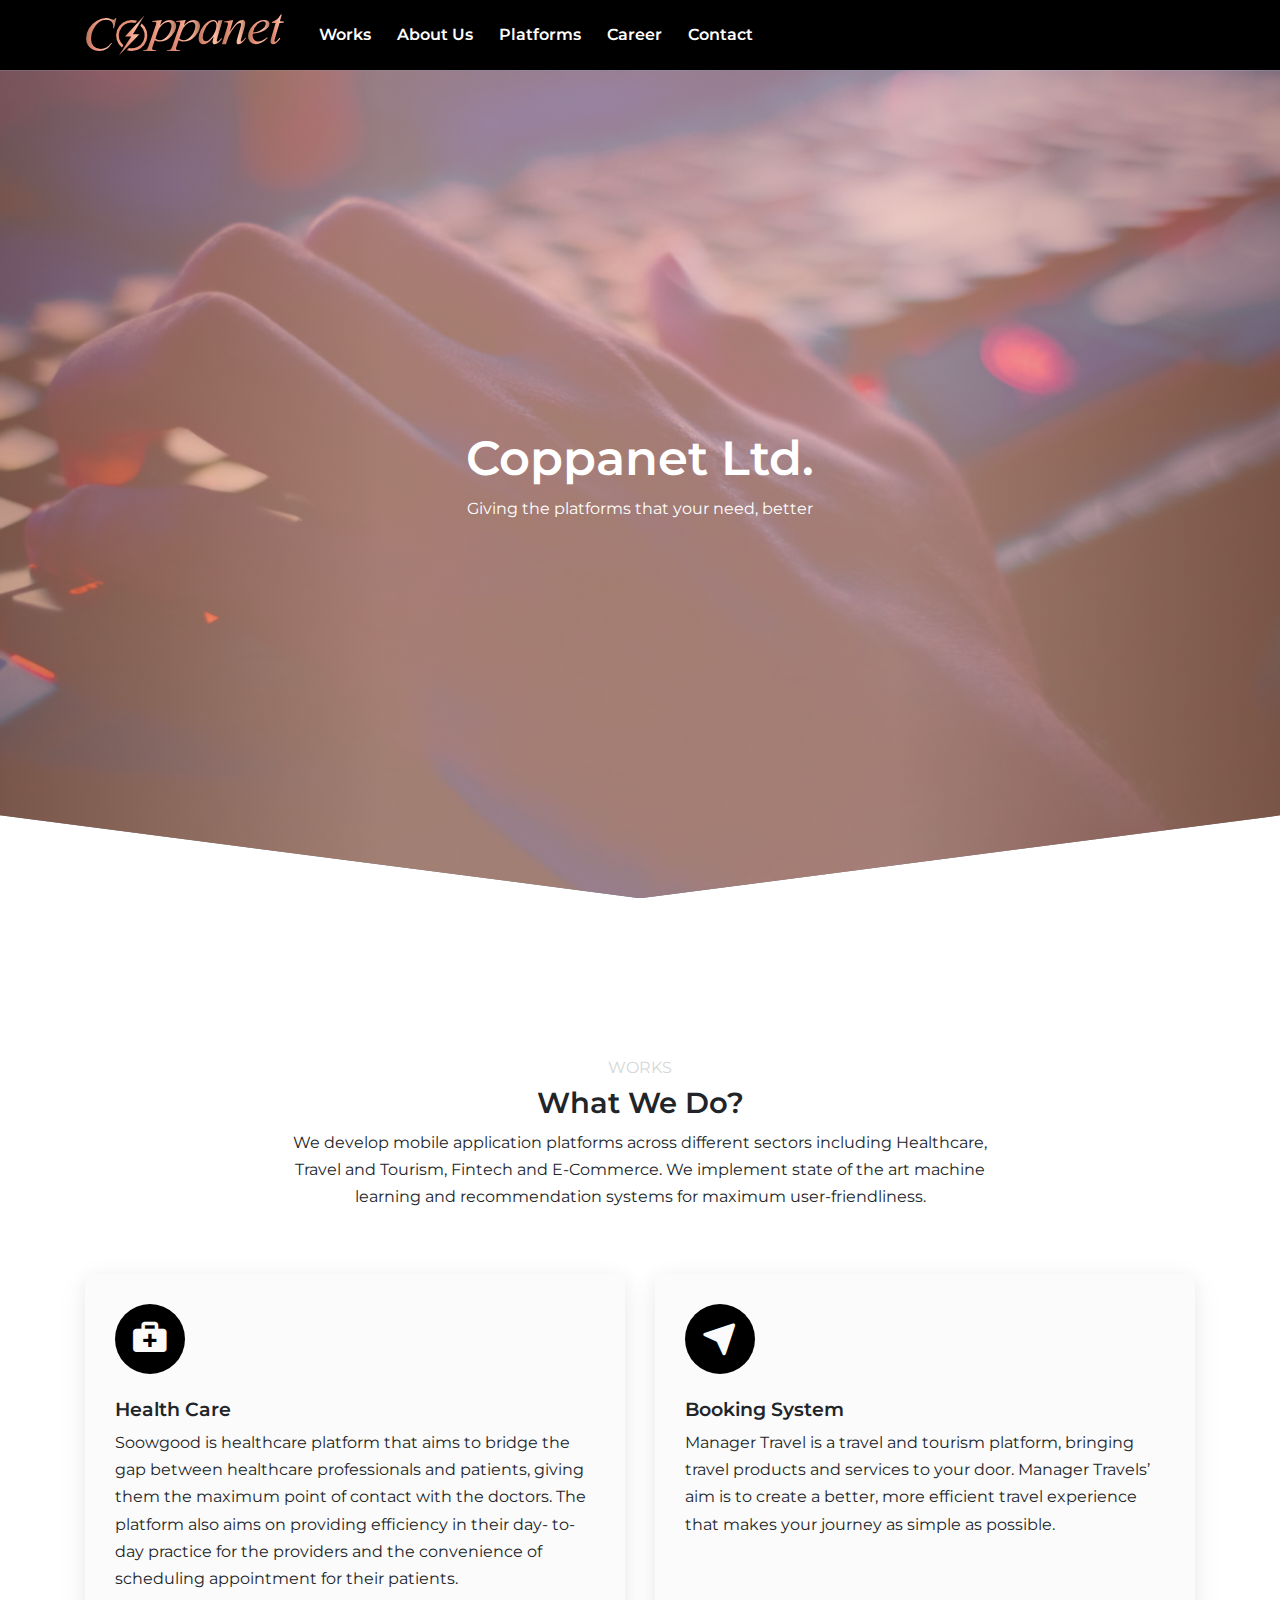
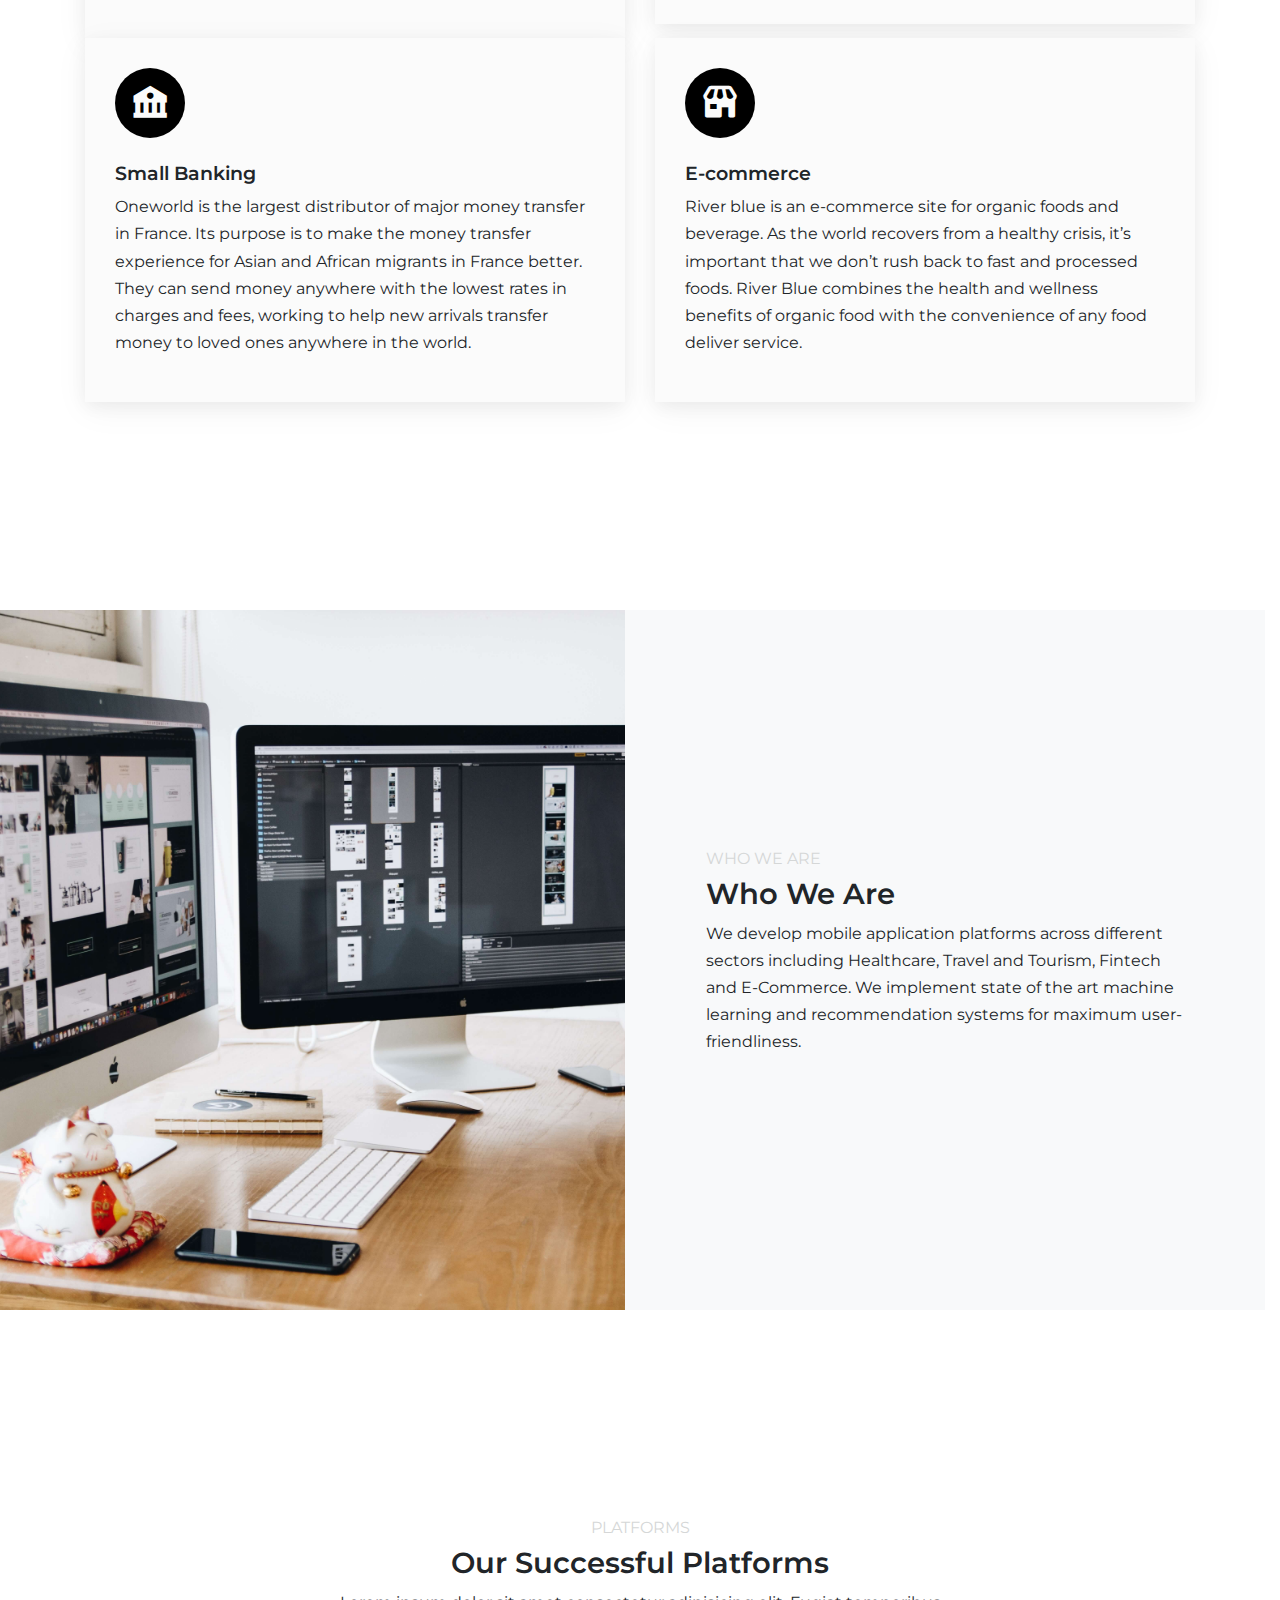
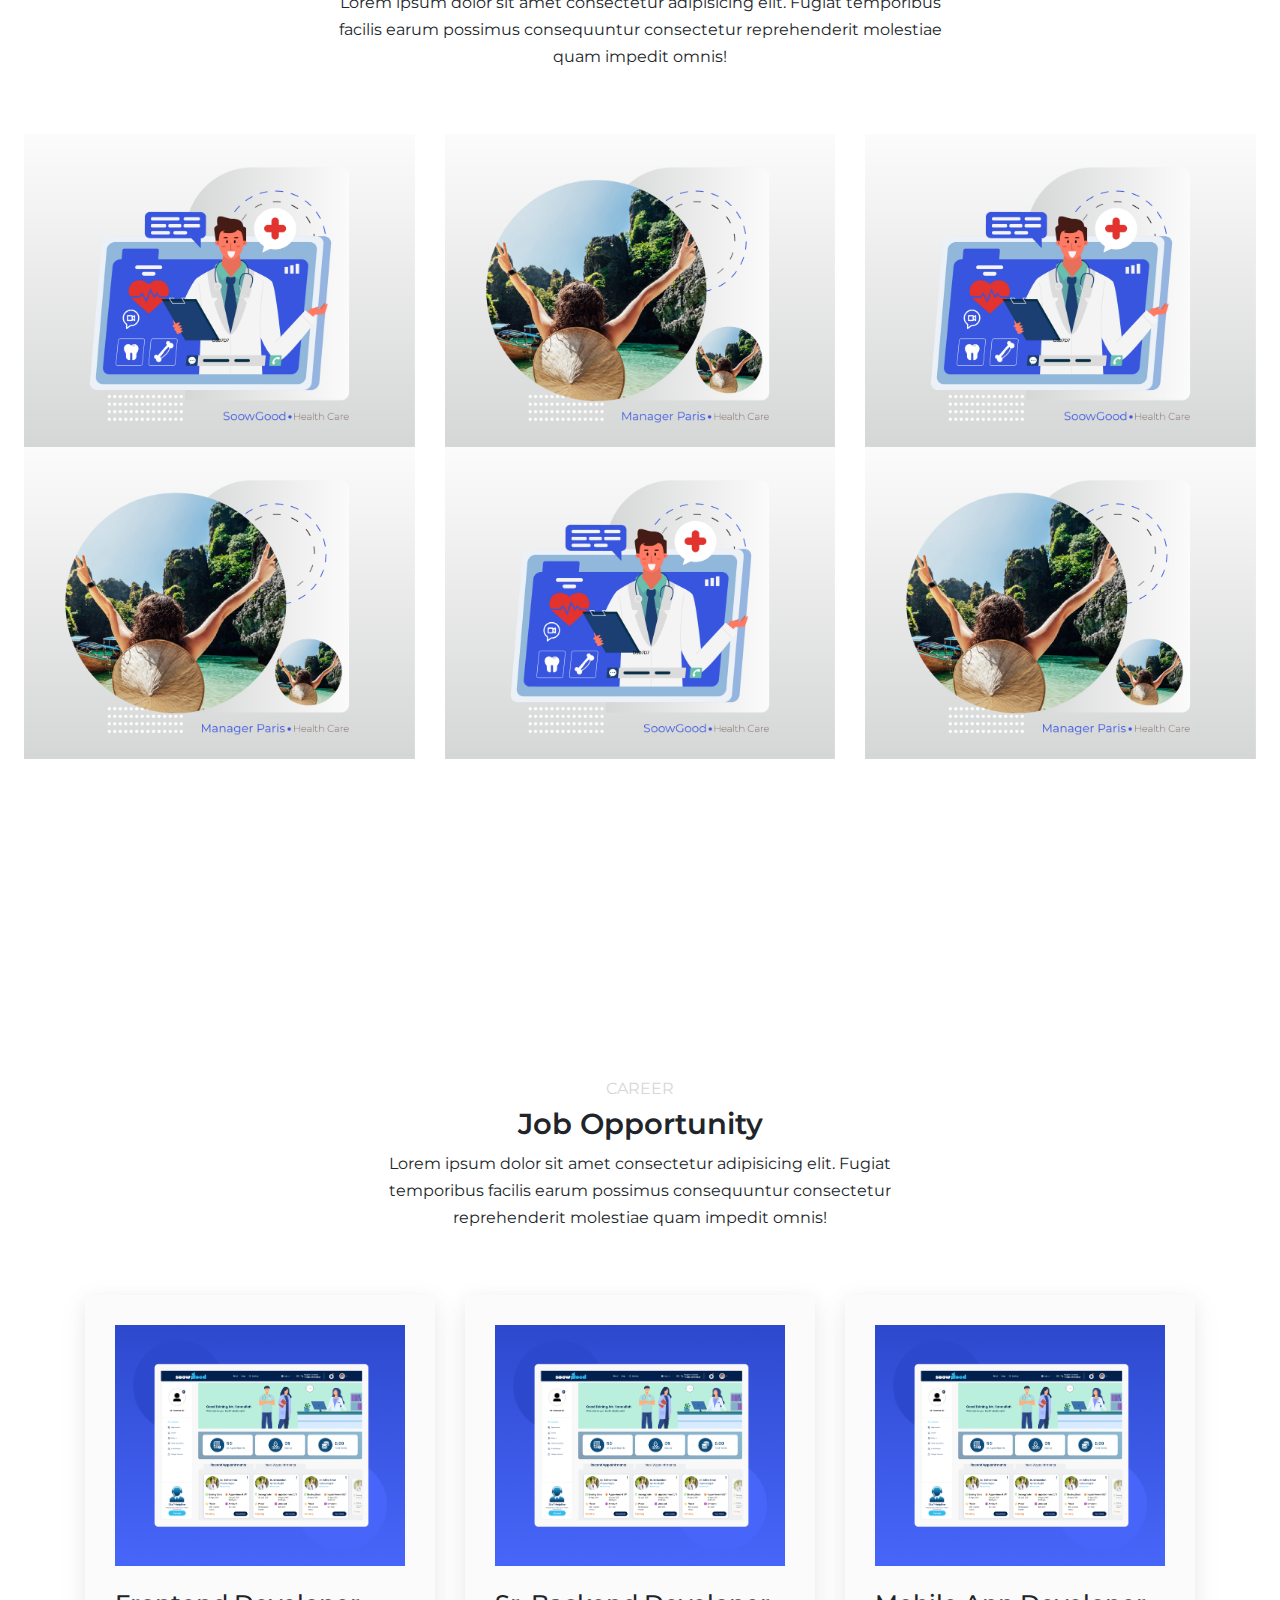
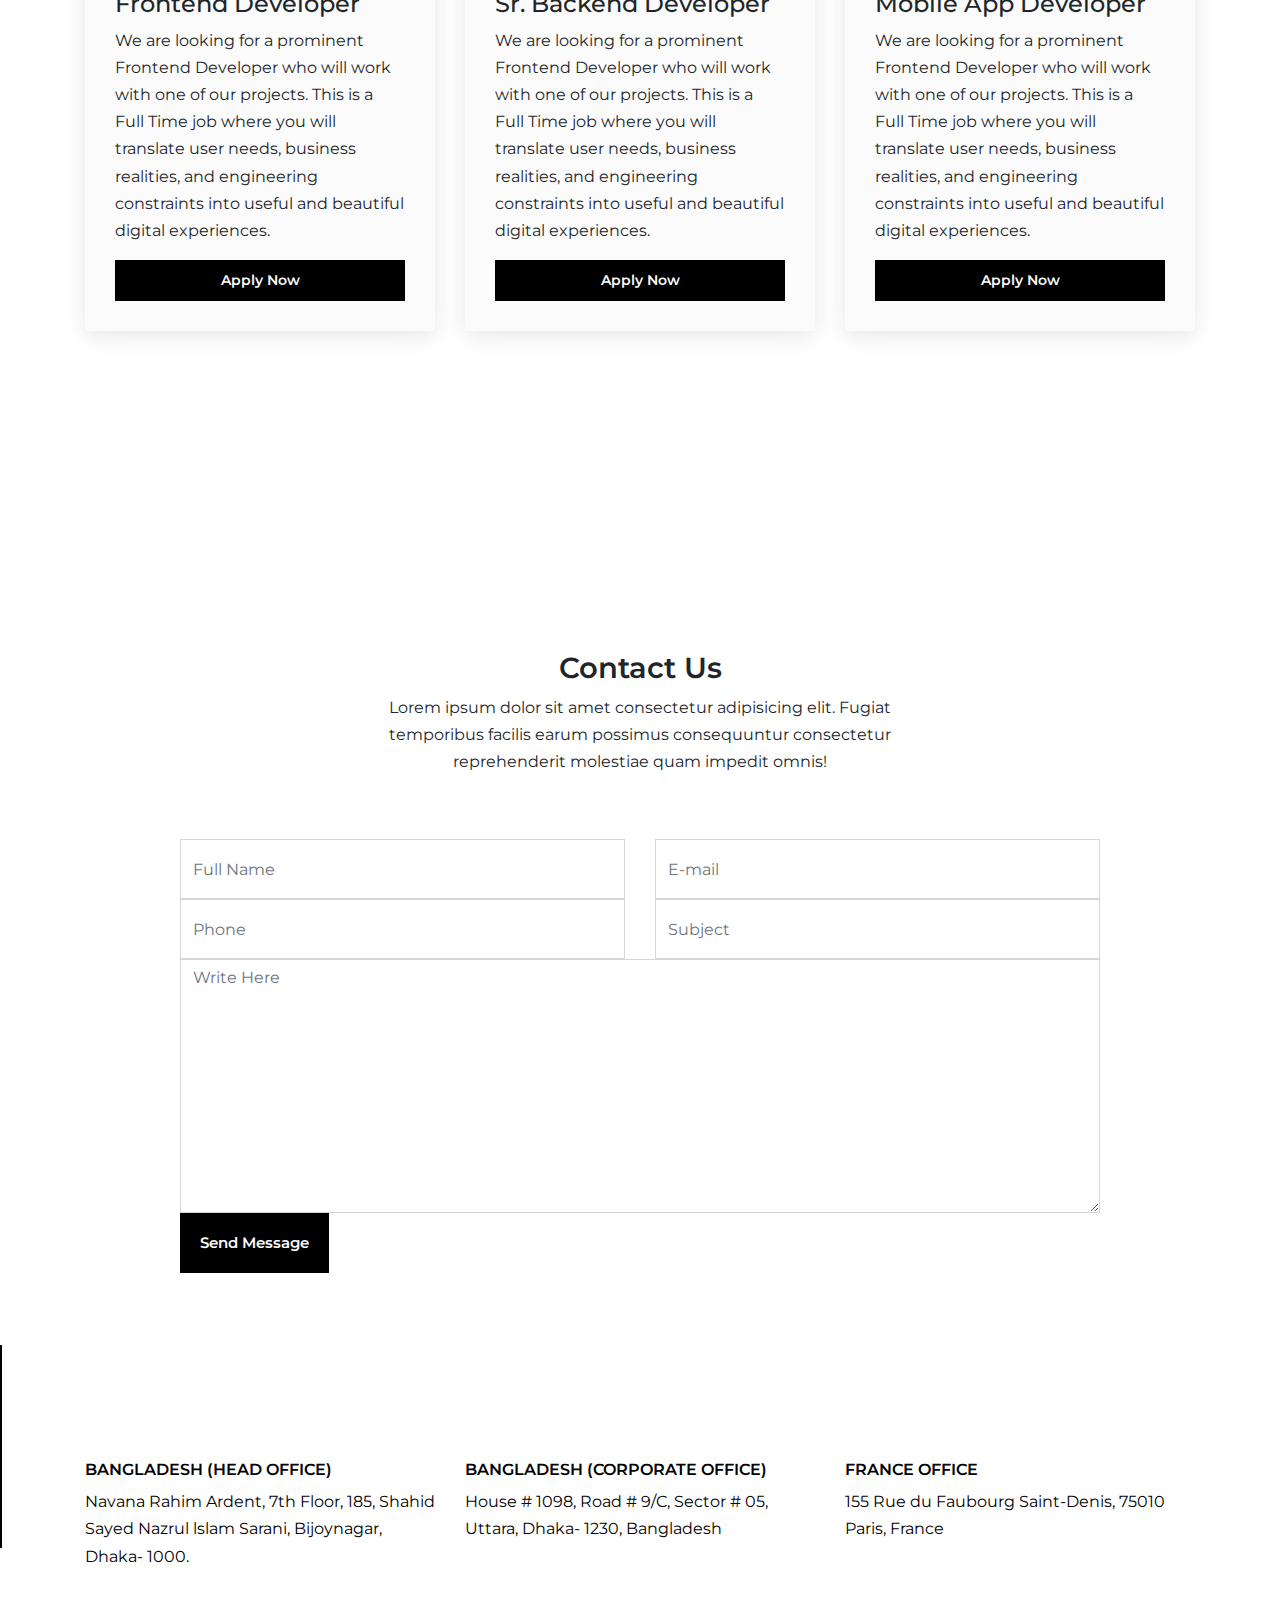
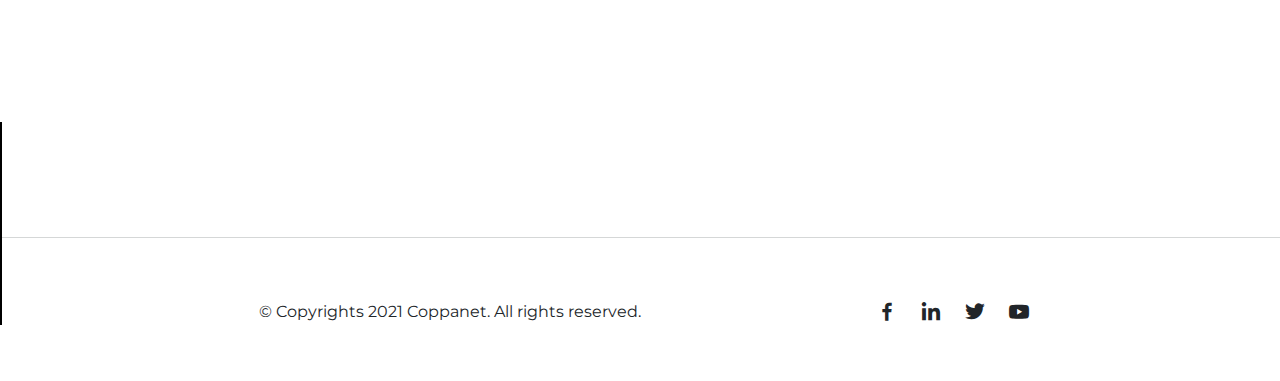
<file: index.html>
<!doctype html>
<html lang="en">

<head>
    <!-- Required meta tags -->
    <meta charset="utf-8">
    <meta name="viewport" content="width=device-width, initial-scale=1">

    <!-- Link Swiper's CSS -->
    <!-- <link rel="stylesheet" href="https://unpkg.com/swiper/swiper-bundle.min.css"/> -->

    <!-- Fontawsome icon -->
    <link href="https://cdnjs.cloudflare.com/ajax/libs/font-awesome/5.13.0/css/all.min.css" rel="stylesheet">

    <!-- Bootstrap CSS -->
    <link href="https://cdn.jsdelivr.net/npm/bootstrap@5.0.2/dist/css/bootstrap.min.css" rel="stylesheet"
        integrity="sha384-EVSTQN3/azprG1Anm3QDgpJLIm9Nao0Yz1ztcQTwFspd3yD65VohhpuuCOmLASjC" crossorigin="anonymous">

    <link rel="stylesheet" href="https://maxcdn.bootstrapcdn.com/bootstrap/4.0.0/css/bootstrap.min.css" 
        integrity="sha384-Gn5384xqQ1aoWXA+058RXPxPg6fy4IWvTNh0E263XmFcJlSAwiGgFAW/dAiS6JXm" crossorigin="anonymous">

    <!-- boxicons.com -->
    <link href='https://unpkg.com/boxicons@2.1.1/css/boxicons.min.css' rel='stylesheet'>

    <!-- Main Css -->
    <link href="css/main-style.css" rel="stylesheet">

    <!-- Responsive CSS -->
    <link href="css/responsive.css" rel="stylesheet">

    <title>Coppanet </title>
</head>

<body>

    <!-- Navigation Start -->
    <nav class="navbar navbar-expand-lg sticky-top navbar-dark">
        <div class="container">
            <a class="navbar-brand" href="index.html"><img class="logo" src="assets/images/logo-03.svg" alt=""></a>
            <button class="navbar-toggler" type="button" data-bs-toggle="collapse" data-bs-target="#navbarNav"
                aria-controls="navbarNav" aria-expanded="false" aria-label="Toggle navigation">
                <span class="navbar-toggler-icon"></span>
            </button>
            <div class="collapse navbar-collapse" id="navbarNav">
                <ul class="navbar-nav ms-auto">
                    <li class="nav-item">
                        <a class="nav-link" href="#Works">Works</a>
                    </li>
                    <li class="nav-item">
                        <a class="nav-link" href="#About Us">About Us</a>
                    </li>
                    <li class="nav-item">
                        <a class="nav-link" href="#Platforms">Platforms</a>
                    </li>
                    <li class="nav-item">
                        <a class="nav-link" href="#Career">Career</a>
                    </li>
                    <li class="nav-item">
                        <a class="nav-link" href="#Contact">Contact</a>
                    </li>
                </ul>
                <!-- <button class="btn btn-primary ms-lg-3">Platforms</button> -->
            </div>
        </div>
    </nav>
    <!-- Navigation End -->

    <!-- Hero Start -->
    <div class="hero d-flex align-items-center">
        <div class="container">
            <div class="row">
                <div class="col-lg-10 mx-auto text-center">
                    <h1 class="text-white">Coppanet Ltd.</h1>
                    <p class="text-white">Giving the platforms that your need, better</p>
                    <!-- <a href="#" class="btn btn-primary">About Us</a> -->
                </div>
            </div>
        </div>
    </div>
    <!-- Hero End -->

    <!-- Work Section -->
    <section class="work" id="Works">
        <div class="container">
            <div class="row mb-5">
                <div class="col-md-8 mx-auto text-center">
                    <h6 class="sub-heading">Works</h6>
                    <h2>What We Do?</h2>
                    <p>We develop mobile application platforms across different sectors including Healthcare, Travel and
                        Tourism, Fintech and E-Commerce. We implement state of the art machine learning and
                        recommendation systems for maximum user-friendliness.</p>
                </div>
            </div>

            <div class="row g-4">
                <div class="col-lg-6 col-md-6">
                    <div class="box box-effect">
                        <div class="iconbox">
                            <i class='bx bxs-first-aid'></i>
                        </div>
                        <h5 class="mt-4 mb-2">Health Care</h5>
                        <p>Soowgood is healthcare platform that aims to bridge the gap between healthcare professionals
                            and patients, giving them the maximum point of contact with the doctors. The platform also
                            aims on providing efficiency in their day- to-day practice for the providers and the
                            convenience of scheduling appointment for their patients. </p>
                        <!-- <button class="btn">More Details</button> -->
                    </div>
                </div>

                <div class="col-lg-6 col-md-6">
                    <div class="box box-effect">
                        <div class="iconbox">
                            <i class='bx bxs-navigation'></i>
                        </div>
                        <h5 class="mt-4 mb-2">Booking System</h5>
                        <p>Manager Travel is a travel and tourism platform, bringing travel products and services to
                            your door. Manager Travels’ aim is to create a better, more efficient travel experience that
                            makes your journey as simple as possible.</p>
                        <!-- <button class="btn">More Details</button> -->
                    </div>
                </div>

                <div class="col-lg-6 col-md-6">
                    <div class="box box-effect">
                        <div class="iconbox">
                            <i class='bx bxs-bank'></i>
                        </div>
                        <h5 class="mt-4 mb-2">Small Banking</h5>
                        <p>Oneworld is the largest distributor of major money transfer in France. Its purpose is to make
                            the money transfer experience for Asian and African migrants in France better. They can send
                            money anywhere with the lowest rates in charges and fees, working to help new arrivals
                            transfer money to loved ones anywhere in the world.</p>
                        <!-- <button class="btn">More Details</button> -->
                    </div>
                </div>

                <div class="col-lg-6 col-md-6">
                    <div class="box box-effect">
                        <div class="iconbox">
                            <i class='bx bxs-store'></i>
                        </div>
                        <h5 class="mt-4 mb-2">E-commerce</h5>
                        <p>River blue is an e-commerce site for organic foods and beverage. As the world recovers from a
                            healthy crisis, it’s important that we don’t rush back to fast and processed foods. River
                            Blue combines the health and wellness benefits of organic food with the convenience of any
                            food deliver service.</p>
                        <!-- <button class="btn">More Details</button> -->
                    </div>
                </div>
            </div>
        </div>
    </section>
    <!-- Work Section End -->

    <!-- About Section -->
    <section class="row w-100 py-0 my-5 align-items-center justify-content-center bg-light" id="About Us">
        <div class="col-lg-6 col-img"></div>
        <div class="col-lg-6">
            <div class="container">
                <div class="row">
                    <div class="col-md-10 offset-md-1 my-5">
                        <h6 class="text-primary sub-heading">Who We Are</h6>
                        <h2>Who We Are</h2>
                        <p>We develop mobile application platforms across different sectors including Healthcare, Travel
                            and Tourism, Fintech and E-Commerce. We implement state of the art machine learning and
                            recommendation systems for maximum user-friendliness. </p>
                        <!-- <a href=""><button class="btn">More Info About Us</button></a> -->
                    </div>
                </div>
            </div>
        </div>
        </div>
    </section>
    <!-- About Section End -->



    <!-- Projects Section -->
    <section id="Platforms">
        <div class="container-fluid">
            <div class="row mb-5">
                <div class="col-md-6 mx-auto text-center">
                    <h6 class="text-primary sub-heading">Platforms</h6>
                    <h2>Our Successful Platforms</h2>
                    <p>Lorem ipsum dolor sit amet consectetur adipisicing elit. Fugiat temporibus facilis earum possimus
                        consequuntur consectetur reprehenderit molestiae quam impedit omnis!</p>
                </div>
            </div>
        </div>
        <div class="row g-4 px-4">
            <div class="col-lg-4 col-sm-6">
                <div class="platforms">
                    <img src="assets/images/soowgood-project-banner.jpg" alt="">
                    <div class="overlay">
                        <div>
                            <h4 class="text-white">SoowGood</h4>
                            <p class="">Lorem ipsum dolor sit amet consectetur adipisicing elit.</p>
                            <a href="https://websitev1.azurewebsites.net/" target="_blink" class="btn">Visit
                                Platform</a>
                        </div>
                    </div>
                </div>
            </div>

            <div class="col-lg-4 col-sm-6">
                <div class="platforms">
                    <img src="assets/images/travel-project-banner.jpg" alt="">
                    <div class="overlay">
                        <div>
                            <h4>SoowGood</h4>
                            <p class="">Lorem ipsum dolor sit amet consectetur adipisicing elit.</p>
                            <a href="#" class="btn">Visit Platform</a>
                        </div>
                    </div>
                </div>
            </div>

            <div class="col-lg-4 col-sm-6">
                <div class="platforms">
                    <img src="assets/images/soowgood-project-banner.jpg" alt="">
                    <div class="overlay">
                        <div>
                            <h4 class="text-white">SoowGood</h4>
                            <p class="">Lorem ipsum dolor sit amet consectetur adipisicing elit.</p>
                            <a href="#" class="btn">Visit Platform</a>
                        </div>
                    </div>
                </div>
            </div>

            <div class="col-lg-4 col-sm-6">
                <div class="platforms">
                    <img src="assets/images/travel-project-banner.jpg" alt="">
                    <div class="overlay">
                        <div>
                            <h4>SoowGood</h4>
                            <p class="">Lorem ipsum dolor sit amet consectetur adipisicing elit.</p>
                            <a href="#" class="btn">Visit Platform</a>
                        </div>
                    </div>
                </div>
            </div>

            <div class="col-lg-4 col-sm-6">
                <div class="platforms">
                    <img src="assets/images/soowgood-project-banner.jpg" alt="">
                    <div class="overlay">
                        <div>
                            <h4 class="text-white">SoowGood</h4>
                            <p class="">Lorem ipsum dolor sit amet consectetur adipisicing elit.</p>
                            <a href="#" class="btn">Visit Platform</a>
                        </div>
                    </div>
                </div>
            </div>

            <div class="col-lg-4 col-sm-6">
                <div class="platforms">
                    <img src="assets/images/travel-project-banner.jpg" alt="">
                    <div class="overlay">
                        <div>
                            <h4>SoowGood</h4>
                            <p class="">Lorem ipsum dolor sit amet consectetur adipisicing elit.</p>
                            <a href="#" class="btn">Visit Platform</a>
                        </div>
                    </div>
                </div>
            </div>
        </div>
    </section>
    <!-- Projects Section End -->

    <!-- Testimonial Section -->
    <!-- <section class="testimonials bg-dark" id="User Satisfactions">
        <div class="container">
            <div class="row mb-5">
                <div class="col-md-8 mx-auto text-center">
                    <h6 class="sub-heading">Testimonials</h6>
                    <h2 class="text-white">User Satisfactions</h2>
                    <p class="text-white">Lorem ipsum dolor sit amet consectetur adipisicing elit. Fugiat temporibus
                        facilis earum possimus consequuntur consectetur reprehenderit molestiae quam impedit omnis!</p>
                </div>
            </div>
            <div class="row g-4 swiper mySwiper swiper-wrapper">
                <div class="col-lg-4 col-md-6 swiper-slide">
                    <div class="mb-2">
                        <img src="assets/images/user-1-min.jpg" alt="">
                    </div>
                    <div class="testimonials-box">
                        <blockquote>Lorem ipsum dolor sit amet consectetur adipisicing elit. Fugiat temporibus facilis
                            earum possimus consequuntur consectetur reprehenderit molestiae. Lorem ipsum dolor sit amet
                            consectetur adipisicing elit.</blockquote>
                        <strong>User Name Here</strong>

                    </div>
                </div>
                <div class="col-lg-4 col-md-6">
                    <div class="mb-2">
                        <img src="assets/images/user-2-min.jpg" alt="">
                    </div>
                    <div class="testimonials-box">
                        <blockquote>Lorem ipsum dolor sit amet consectetur adipisicing elit. Fugiat temporibus facilis
                            earum possimus consequuntur consectetur reprehenderit molestiae. Lorem ipsum dolor sit amet
                            consectetur adipisicing elit.</blockquote>
                        <strong>User Name Here</strong>
                    </div>
                </div>
                <div class="col-lg-4 col-md-6">
                    <div class="mb-2">
                        <img src="assets/images/user-3-min.jpg" alt="">
                    </div>
                    <div class="testimonials-box">
                        <blockquote>Lorem ipsum dolor sit amet consectetur adipisicing elit. Fugiat temporibus facilis
                            earum possimus consequuntur consectetur reprehenderit molestiae. Lorem ipsum dolor sit amet
                            consectetur adipisicing elit.</blockquote>
                        <strong>User Name Here</strong>
                    </div>
                </div>
                <div class="col-lg-4 col-md-6">
                    <div class="mb-2">
                        <img src="assets/images/user-3-min.jpg" alt="">
                    </div>
                    <div class="testimonials-box">
                        <blockquote>Lorem ipsum dolor sit amet consectetur adipisicing elit. Fugiat temporibus facilis
                            earum possimus consequuntur consectetur reprehenderit molestiae. Lorem ipsum dolor sit amet
                            consectetur adipisicing elit.</blockquote>
                        <strong>User Name Here</strong>
                    </div>
                </div>
                <div class="col-lg-4 col-md-6">
                    <div class="mb-2">
                        <img src="assets/images/user-1-min.jpg" alt="">
                    </div>
                    <div class="testimonials-box">
                        <blockquote>Lorem ipsum dolor sit amet consectetur adipisicing elit. Fugiat temporibus facilis
                            earum possimus consequuntur consectetur reprehenderit molestiae. Lorem ipsum dolor sit amet
                            consectetur adipisicing elit.</blockquote>
                        <strong>User Name Here</strong>
                    </div>
                </div>
                <div class="col-lg-4 col-md-6">
                    <div class="mb-2">
                        <img src="assets/images/user-1-min.jpg" alt="">
                    </div>
                    <div class="testimonials-box">
                        <blockquote>Lorem ipsum dolor sit amet consectetur adipisicing elit. Fugiat temporibus facilis
                            earum possimus consequuntur consectetur reprehenderit molestiae. Lorem ipsum dolor sit amet
                            consectetur adipisicing elit.</blockquote>
                        <strong>User Name Here</strong>
                    </div>
                </div>
            </div>
        </div>
    </section> -->
    <!-- Testimonial Section End -->

    <!-- Blog Section -->
    <section class="career-post" id="Career">
        
        <div class="container">
            <div class="row mb-5">
                <div class="col-md-6 mx-auto text-center">
                    <h6 class="text-primary sub-heading">Career</h6>
                    <h2>Job Opportunity</h2>
                    <p>Lorem ipsum dolor sit amet consectetur adipisicing elit. Fugiat temporibus facilis earum possimus
                        consequuntur consectetur reprehenderit molestiae quam impedit omnis!</p>
                </div>
            </div>

            
            <div class="row g-4">
                <div class="col-md-4">
                    <div class="career-post-box box-effect">
                        <img src="assets/images/platform-soowgood.png" alt="">
                        <h4 class="mt-4"><a href="#">Frontend Developer</a></h4>
                        <p class="text-start">We are looking for a prominent Frontend Developer who will work with one
                            of our projects. This is a Full Time job where you will translate user needs, business
                            realities, and engineering constraints into useful and beautiful digital experiences.</p>
                        <!-- <a href="frontend-developer-job-1.html" class=" col-xl-12 btn">Apply Now</a> -->
                        <!-- Large modal -->
                        <button type="button" class="btn btn-primary col-md-12" data-toggle="modal" data-target=".bd-example-modal-lg">Apply Now</button>
                    </div>
                </div>
                <!-- Modal -->
                <div class="modal fade bd-example-modal-lg" tabindex="-1" role="dialog" aria-labelledby="myLargeModalLabel" aria-hidden="true">
                    <div class="modal-dialog modal-lg">
                      <div class="modal-content">
                        <div class="container work p-5">
                            <div class="row mb-5">
                                <div class="col-md-12 job-details mx-auto text-left">
                                    <h1>Frontend Developer</h1>
                                    <p>Coppanet Ltd. is a house of technological implementation expertizing in multiplatform
                                        development. We’ve been serving globally and locally for years achieving the satisfactions and
                                        trusts. Having the decades of experience in applications building made us a complete tech-house
                                        to depend on.</p>
                                    <p>We are looking for an FrontEnd developer who will be responsible for the development and
                                        maintenance of applications aimed at a range of web platforms devices including mobile phones
                                        and tablet computers. Your primary focus will be development of web application development and
                                        their integration with back-end services. You will be working alongside other engineers and
                                        developers working on different layers of the infrastructure. Therefore, a commitment to
                                        collaborative problem solving, sophisticated design, and the creation of quality products is
                                        essential.</p>
                
                                        <div class="col-md-12 my-5">
                                            <h2>Job Context</h2>
                                            <ul>
                                                <li>Experience integrating with libraries and frameworks using a modern JS Framework (Angular, React or VueJS)</li>
                                                <li>Proficiency with core skill-set: HTML5, CSS3, JavaScript, jQuery, UX & UI Design </li>
                                                <li>Expertise in asynchronous request handling, partial page updates, AJAX, and CORS</li>
                                                <li>Proficient understanding of cross-browser compatibility issues and ways to work around them.</li>
                                                <li>Knowledgeable in UI development trends; client-side development principled in Responsive Design as applied across a vast array of devices/platforms</li>
                                                <li>Excellent troubleshooting skills, ability to multitask and prioritize, and comfortable with code refactoring</li>
                                                <li>Always be thinking responsiveness and multi browser compatibility</li>
                                                <li>Knowledge of any one of the Front-end / UI Frameworks like Bootstrap, Foundation, Material Angular etc.</li>
                                                <li>Excellent JavaScript knowledge and programming experience with ES5/ES6.</li>
                                                <li>Familiarity with front-end build and automation tools such as Gulp / Grunt / Webpack.</li>
                                                <li>Strong understanding of REST APIs and knowledge of how to interface with them</li>
                                                <li>Ability to translate mock-ups into Angular components with visual and functional elements</li>
                                                <li>Up-to- date with the latest Web / UI trends, techniques and technologies</li>
                                                <li>Knowledgeable in UI development trends; client-side development principled in Responsive Design as applied across a vast array of devices/platforms</li>
                                                <li>Design and develop a front end based single page application by using web technologies like HTML5, CSS3, JAVSCRIPT, BOOTSTRAP, and ANGULAR.</li>
                                                <li>Interact with Business Analyst and UX designers to understand and analyze the requirements and transform their markup into a fully-fledged front based application.</li>
                                                <li>Create conceptual diagrams, visual mock-ups, and manage detailed user interface specifications.</li>
                                                <li>Enhance the performance of the application for better user experience by using advance concepts such as MVVM (Model-View – View-Model).</li>
                                                <li>Proficient understanding of code versioning tools, such as Bitbucket, GitHub.</li>
                                            </ul> 
                                        </div>
                
                                        <div class="col-12">
                                            <ol class="list-group">
                                                <li class="list-group-item d-flex justify-content-between align-items-start">
                                                <div class="ms-2 me-auto">
                                                    <div class="fw-bold">Employment Status:</div>
                                                    <p>Full Time</p>
                                                </div>
                                                </li>
                                                <li class="list-group-item d-flex justify-content-between align-items-start">
                                                <div class="ms-2 me-auto">
                                                    <div class="fw-bold">Work Place:</div>
                                                    <p>Work at Office (Work from Home Depends on circumstance)</p>
                                                </div>
                                                </li>
                                                <li class="list-group-item d-flex justify-content-between align-items-start">
                                                <div class="ms-2 me-auto">
                                                    <div class="fw-bold">Salary Range</div>
                                                    <p>45k-65k</p>
                                                </div>
                                                </li>
                                                <li class="list-group-item d-flex justify-content-between align-items-start">
                                                    <div class="ms-2 me-auto">
                                                    <div class="fw-bold">No of Vacancy:</div>
                                                    <p>1</p>
                                                    </div>
                                                </li>
                                                <li class="list-group-item d-flex justify-content-between align-items-start">
                                                    <div class="ms-2 me-auto">
                                                    <div class="fw-bold">Educational Minimum Requirements:</div>
                                                    <p>B.Sc in Computer Science</p>
                                                    </div>
                                                </li>
                                                <li class="list-group-item d-flex justify-content-between align-items-start">
                                                    <div class="ms-2 me-auto">
                                                    <div class="fw-bold">Job Track Experience:</div>
                                                    <p>5 Years + as an Frontend Developer</p>
                                                    </div>
                                                </li>
                                                <li class="list-group-item d-flex justify-content-between align-items-start">
                                                    <div class="ms-2 me-auto">
                                                    <div class="fw-bold">Send Resume</div>
                                                    <a href="mailto:info@coppanet.com">info@coppanet.com</a>
                                                    </div>
                                                </li>
                                            </ol>
                                        </div>
                                    </div>
                                </div>
                            </div>
                      </div>
                    </div>
                  </div>

                <div class="col-md-4">
                    <div class="career-post-box box-effect">
                        <img src="assets/images/platform-soowgood.png" alt="">
                        <h4 class="mt-4"><a href="#">Sr. Backend Developer</a></h4>
                        <p class="text-start">We are looking for a prominent Frontend Developer who will work with one
                            of our projects. This is a Full Time job where you will translate user needs, business
                            realities, and engineering constraints into useful and beautiful digital experiences.</p>
                        <!-- Large modal -->
                        <button type="button" class="btn btn-primary col-md-12" data-toggle="modal" data-target=".bd-example-modal-lg-backend">Apply Now</button>
                    </div>
                </div>

                <div class="modal fade bd-example-modal-lg-backend" tabindex="-1" role="dialog" aria-labelledby="myLargeModalLabel" aria-hidden="true">
                    <div class="modal-dialog modal-lg">
                      <div class="modal-content">
                        <div class="container work p-5">
                            <div class="row mb-5">
                                <div class="col-md-12 job-details mx-auto text-left">
                                    <h1>Sr. Backend Developer</h1>
                                    <p>Coppanet Ltd. is a house of technological implementation expertizing in multiplatform
                                        development. We’ve been serving globally and locally for years achieving the satisfactions and
                                        trusts. Having the decades of experience in applications building made us a complete tech-house
                                        to depend on.</p>
                                    <p>We are looking for an Backend developer who will be responsible for the development and
                                        maintenance of applications aimed at a range of web platforms devices including mobile phones
                                        and tablet computers. Your primary focus will be development of web application development and
                                        their integration with back-end services. You will be working alongside other engineers and
                                        developers working on different layers of the infrastructure. Therefore, a commitment to
                                        collaborative problem solving, sophisticated design, and the creation of quality products is
                                        essential.</p>
                
                                        <div class="col-md-12 my-5">
                                            <h2>Job Context</h2>
                                            <ul>
                                                <li>Development experience with the .NET Core framework, SQL Server and design/architectural patterns (e.g. Model-View-Controller (MVC).</li>
                                                <li>Experience on azure databases, data factories and pipelines.</li>
                                                <li>Experience about Software Design Pattern</li>
                                                <li>Experience to develop Micro Service Architecture and work with.</li>
                                                <li>Familiarity with architecture styles/APIs (REST, RPC)</li>
                                                <li>Experience to develop of RESTfull and RPC APIs</li>
                                                <li>Strong understanding of service scalability, performance, and security</li>
                                                <li>Understanding of Agile methodologies</li>
                                                <li>Strong attention to detail.</li>
                                                <li>Excellent troubleshooting and communication skills</li>
                                                <li>Able to work well in a team setting</li>
                                                <li>Expert in .NET Core</li>
                                                <li>.Net Core web API experience</li>
                                                <li>Understanding of database</li>
                                                <li>Experience using C#, .NET Framework, T-SQL, SQL Server, and ASP.NET MVC</li>
                                                <li>In depth knowledge and experience with core Microsoft .Net technologies including:  WCF, WPF, WF,Rabit MQ LINQ and EF</li>
                                                <li>Experience with debugging, performance profiling and optimization</li>
                                                <li>Comprehensive understanding of object-oriented and service-oriented application development techniques and theories.</li>
                                            </ul> 
                                        </div>
                
                                        <div class="col-12">
                                            <ol class="list-group">
                                                <li class="list-group-item d-flex justify-content-between align-items-start">
                                                <div class="ms-2 me-auto">
                                                    <div class="fw-bold">Employment Status:</div>
                                                    <p>Full Time</p>
                                                </div>
                                                </li>
                                                <li class="list-group-item d-flex justify-content-between align-items-start">
                                                <div class="ms-2 me-auto">
                                                    <div class="fw-bold">Work Place:</div>
                                                    <p>Work at Office (Work from Home Depends on circumstance)</p>
                                                </div>
                                                </li>
                                                <li class="list-group-item d-flex justify-content-between align-items-start">
                                                <div class="ms-2 me-auto">
                                                    <div class="fw-bold">Salary Range</div>
                                                    <p>55k-80k</p>
                                                </div>
                                                </li>
                                                <li class="list-group-item d-flex justify-content-between align-items-start">
                                                    <div class="ms-2 me-auto">
                                                    <div class="fw-bold">No of Vacancy:</div>
                                                    <p>1</p>
                                                    </div>
                                                </li>
                                                <li class="list-group-item d-flex justify-content-between align-items-start">
                                                    <div class="ms-2 me-auto">
                                                    <div class="fw-bold">Educational Minimum Requirements:</div>
                                                    <p>B.Sc in Computer Science</p>
                                                    </div>
                                                </li>
                                                <li class="list-group-item d-flex justify-content-between align-items-start">
                                                    <div class="ms-2 me-auto">
                                                    <div class="fw-bold">Job Track Experience:</div>
                                                    <p>8 Years + as an Backend Developer </p>
                                                    </div>
                                                </li>
                                                <li class="list-group-item d-flex justify-content-between align-items-start">
                                                    <div class="ms-2 me-auto">
                                                    <div class="fw-bold">Send Resume</div>
                                                    <a href="mailto:info@coppanet.com">info@coppanet.com</a>
                                                    </div>
                                                </li>
                                            </ol>
                                        </div>
                                    </div>
                                </div>
                            </div>
                      </div>
                    </div>
                  </div>

                <div class="col-md-4">
                    <div class="career-post-box box-effect">
                        <img src="assets/images/platform-soowgood.png" alt="">
                        <h4 class="mt-4"><a href="#">Mobile App Developer</a></h4>
                        <p class="text-start">We are looking for a prominent Frontend Developer who will work with one
                            of our projects. This is a Full Time job where you will translate user needs, business
                            realities, and engineering constraints into useful and beautiful digital experiences.</p>
                            <button type="button" class="btn btn-primary col-md-12" data-toggle="modal" data-target=".bd-example-modal-lg-app-dev">Apply Now</button>
                    </div>
                </div>
                <div class="modal fade bd-example-modal-lg-app-dev" tabindex="-1" role="dialog" aria-labelledby="myLargeModalLabel" aria-hidden="true">
                    <div class="modal-dialog modal-lg">
                      <div class="modal-content">
                        <div class="container work p-5">
                            <div class="row mb-5">
                                <div class="col-md-12 job-details mx-auto text-left">
                                    <h1>Frontend Developer</h1>
                                    <p>Coppanet Ltd. is a house of technological implementation expertizing in multiplatform
                                        development. We’ve been serving globally and locally for years achieving the satisfactions and
                                        trusts. Having the decades of experience in applications building made us a complete tech-house
                                        to depend on.</p>
                                    <p>We are looking for an FrontEnd developer who will be responsible for the development and
                                        maintenance of applications aimed at a range of web platforms devices including mobile phones
                                        and tablet computers. Your primary focus will be development of web application development and
                                        their integration with back-end services. You will be working alongside other engineers and
                                        developers working on different layers of the infrastructure. Therefore, a commitment to
                                        collaborative problem solving, sophisticated design, and the creation of quality products is
                                        essential.</p>
                
                                        <div class="col-md-12 my-5">
                                            <h2>Job Context</h2>
                                            <ul>
                                                <li>Flutter Developer, Mobile App Development iOS, Mobile Application Development in Android and or Cross Platform</li>
                                                <li>Create App layout/user interface/admin panel.</li>
                                                <li>Integrate data from various back-end services and databases.</li>
                                                <li>Stay plugged into emerging technologies/industry trends and apply them into operations and activities.</li>
                                                <li>Cooperate with web designers to match the visual design intent.</li>
                                                <li>Capability on bug fixing and improving application performance.</li>
                                                <li>Co-operate with the marketing team for app-based functionalities, like-push notification. Dashboard maintenance</li>
                                                <li>Excellent knowledge in core Java</li>
                                                <li>Hands on experience in the full life cycle of Android application development</li>
                                                <li>Strong knowledge in RESTful web services</li>
                                                <li>Good Knowledge of Android SDK's</li>
                                                <li>Push Notifications & Toast</li>
                                                <li>Eclipse & ANT based build system</li>
                                                <li>Android Studio</li>
                                                <li>Experience in Gradle</li>
                                                <li>Experience in Payment gateway integration in mobile apps is a big plus</li>
                                                <li>A portfolio of Android apps in the Play Store/app store is a plus</li>
                                                <li>Hands on experience with Android studio & gradle build system</li>
                                                <li>Locations, Map API's and google calendar integration</li>
                                            </ul> 
                                        </div>
                
                                        <div class="col-12">
                                            <ol class="list-group">
                                                <li class="list-group-item d-flex justify-content-between align-items-start">
                                                <div class="ms-2 me-auto">
                                                    <div class="fw-bold">Employment Status:</div>
                                                    <p>Full Time</p>
                                                </div>
                                                </li>
                                                <li class="list-group-item d-flex justify-content-between align-items-start">
                                                <div class="ms-2 me-auto">
                                                    <div class="fw-bold">Work Place:</div>
                                                    <p>Work at Office (Work from Home Depends on circumstance)</p>
                                                </div>
                                                </li>
                                                <li class="list-group-item d-flex justify-content-between align-items-start">
                                                <div class="ms-2 me-auto">
                                                    <div class="fw-bold">Salary Range</div>
                                                    <p>55k-80k</p>
                                                </div>
                                                </li>
                                                <li class="list-group-item d-flex justify-content-between align-items-start">
                                                    <div class="ms-2 me-auto">
                                                    <div class="fw-bold">No of Vacancy:</div>
                                                    <p>1</p>
                                                    </div>
                                                </li>
                                                <li class="list-group-item d-flex justify-content-between align-items-start">
                                                    <div class="ms-2 me-auto">
                                                    <div class="fw-bold">Educational Minimum Requirements:</div>
                                                    <p>B.Sc in Computer Science</p>
                                                    </div>
                                                </li>
                                                <li class="list-group-item d-flex justify-content-between align-items-start">
                                                    <div class="ms-2 me-auto">
                                                    <div class="fw-bold">Job Track Experience:</div>
                                                    <p>3 Years + as an Mobile Application Developer</p>
                                                    </div>
                                                </li>
                                                <li class="list-group-item d-flex justify-content-between align-items-start">
                                                    <div class="ms-2 me-auto">
                                                    <div class="fw-bold">Send Resume</div>
                                                    <a href="mailto:info@coppanet.com">info@coppanet.com</a>
                                                    </div>
                                                </li>
                                            </ol>
                                        </div>
                                    </div>
                                </div>
                            </div>
                      </div>
                    </div>
                  </div>
            </div>
        </div>
    </section>
    <!-- Blog Section End -->


    <!-- Contact Section -->
    <section class="contact-section" id="Contact">
        <div class="container">
            <div class="row mb-5">
                <div class="col-md-6 mx-auto text-center">
                    <h2>Contact Us</h2>
                    <p>Lorem ipsum dolor sit amet consectetur adipisicing elit. Fugiat temporibus facilis earum possimus
                        consequuntur consectetur reprehenderit molestiae quam impedit omnis!</p>
                </div>
            </div>
            <form action="" class="row g-4 justify-content-center needs-validation" novalidate>
                <div class="col-md-5">
                    <input type="text" class="form-control full_name" id="full_name" name="full_name"
                        placeholder="Full Name" required>
                </div>
                <div class="col-md-5">
                    <input type="email" class="form-control email" id="email" name="email" placeholder="E-mail"
                        required>
                </div>
                <div class="col-md-5">
                    <input type="tel" class="form-control phone" id="phone" name="phone" placeholder="Phone" required>
                </div>
                <div class="col-md-5">
                    <input type="text" class="form-control subject" id="subject" name="subject" placeholder="Subject"
                        required>
                </div>
                <div class="col-md-10">
                    <textarea type="text" id="message" cols="30" rows="10" class="form-control message" name="message"
                        placeholder="Write Here" required></textarea>
                </div>
                <div class="col-md-10 d-grid">
                    <button type="submit" class="btn">Send Message</button>
                </div>
            </form>
        </div>
    </section>
    <!-- Contact Section End -->

    <!-- Footer -->
    <footer>
        <div class="footer-top">
            <div class="container">
                <div class="row gy-4 g-4">
                    <div class="col-md-4">
                        <h6>Bangladesh (Head Office)</h6>
                        <ul class="list-unstyled">
                            <li>Navana Rahim Ardent, 7th Floor, 185, Shahid Sayed Nazrul lslam Sarani, Bijoynagar, Dhaka- 1000.</li>
                            <li class="mt-3"><iframe src="https://www.google.com/maps/embed?pb=!1m18!1m12!1m3!1d1535.6039487956266!2d90.40983285381131!3d23.73659764335762!2m3!1f0!2f0!3f0!3m2!1i1024!2i768!4f13.1!3m3!1m2!1s0x3755b8f505253afd%3A0xf7e72500939fed72!2sNavana%20Rahim%20Ardent%2C%2039%20VIP%20Rd%2C%20Dhaka%201000!5e0!3m2!1sen!2sbd!4v1643785912940!5m2!1sen!2sbd" width="100%" height="200" style="border:0;" allowfullscreen="" loading="lazy"></iframe></li>
                        </ul>
                    </div>
                    <div class="col-md-4">
                        <h6>Bangladesh (Corporate Office)</h6>
                        <ul class="list-unstyled">
                            <li>House # 1098, Road # 9/C, Sector # 05, Uttara, Dhaka- 1230, Bangladesh</li>
                            <li class="mt-3"><iframe src="https://www.google.com/maps/embed?pb=!1m18!1m12!1m3!1d3648.7526044779297!2d90.38724391534612!3d23.86291719038472!2m3!1f0!2f0!3f0!3m2!1i1024!2i768!4f13.1!3m3!1m2!1s0x3755c41ea4f2d137%3A0x27337911116e72dd!2s1098%20Road-9%2FC%2C%20Dhaka%201230!5e0!3m2!1sen!2sbd!4v1643198927483!5m2!1sen!2sbd"
                                width="100%" height="200" style="border:0;" allowfullscreen="" loading="lazy"></iframe></li>
                        </ul>
                    </div>
                    <div class="col-md-4">
                        <h6>France Office</h6>
                        <ul class="list-unstyled">
                            <li>155 Rue du Faubourg Saint-Denis, 75010 Paris, France</li>
                            <li class="mt-3"><iframe src="https://www.google.com/maps/embed?pb=!1m14!1m8!1m3!1d335861.186567823!2d2.356679!3d48.878887!3m2!1i1024!2i768!4f13.1!3m3!1m2!1s0x47e66e6d9b902899%3A0xa6d1f1f936e312b!2s157%20Rue%20du%20Faubourg%20Saint-Denis%2C%2075010%20Paris%2C%20France!5e0!3m2!1sen!2sus!4v1643791970740!5m2!1sen!2sus" width="100%" height="200" style="border:0;" allowfullscreen="" loading="lazy"></iframe></li>
                        </ul>
                    </div>
                </div>
            </div>

        </div>
        <div class="footer-bottom">
            <div class="container">
                <div class="row d-flex align-items-center">
                    <div class="col-md-8 col-sm-12 flex-grow-1">
                        <p class="text-center">© Copyrights 2021 Coppanet. All rights reserved.</p>
                    </div>
                    <div class="col-md-4 col-sm-12">
                        <ul class="social-icons">
                            <a href="#"><i class='bx bxl-facebook'></i></i></a>
                            <a href="#"><i class='bx bxl-linkedin'></i></a>
                            <a href="#"><i class='bx bxl-twitter'></i></a>
                            <a href="#"><i class='bx bxl-youtube'></i></a>
                        </ul>
                    </div>
                </div>
            </div>
        </div>
    </footer>
    <!-- Footer End -->


    <!-- Option 1: Bootstrap Bundle with Popper -->
    <script src="https://cdn.jsdelivr.net/npm/bootstrap@5.0.2/dist/js/bootstrap.bundle.min.js"
        integrity="sha384-MrcW6ZMFYlzcLA8Nl+NtUVF0sA7MsXsP1UyJoMp4YLEuNSfAP+JcXn/tWtIaxVXM" crossorigin="anonymous">
    </script>
    <!-- <script src="https://cdn.jsdelivr.net/npm/@popperjs/core@2.9.2/dist/umd/popper.min.js"
        integrity="sha384-IQsoLXl5PILFhosVNubq5LC7Qb9DXgDA9i+tQ8Zj3iwWAwPtgFTxbJ8NT4GN1R8p" crossorigin="anonymous">
    </script>
    <script src="https://cdn.jsdelivr.net/npm/bootstrap@5.0.2/dist/js/bootstrap.min.js"
        integrity="sha384-cVKIPhGWiC2Al4u+LWgxfKTRIcfu0JTxR+EQDz/bgldoEyl4H0zUF0QKbrJ0EcQF" crossorigin="anonymous">
    </script> -->
    <script src="js/main-js.js"></script>

    <script src="https://code.jquery.com/jquery-3.2.1.slim.min.js" 
        integrity="sha384-KJ3o2DKtIkvYIK3UENzmM7KCkRr/rE9/Qpg6aAZGJwFDMVNA/GpGFF93hXpG5KkN" crossorigin="anonymous"></script>
    <script src="https://cdnjs.cloudflare.com/ajax/libs/popper.js/1.12.9/umd/popper.min.js" 
        integrity="sha384-ApNbgh9B+Y1QKtv3Rn7W3mgPxhU9K/ScQsAP7hUibX39j7fakFPskvXusvfa0b4Q" crossorigin="anonymous"></script>
    <script src="https://maxcdn.bootstrapcdn.com/bootstrap/4.0.0/js/bootstrap.min.js" 
        integrity="sha384-JZR6Spejh4U02d8jOt6vLEHfe/JQGiRRSQQxSfFWpi1MquVdAyjUar5+76PVCmYl" crossorigin="anonymous"></script

</body>

</html>
</file>
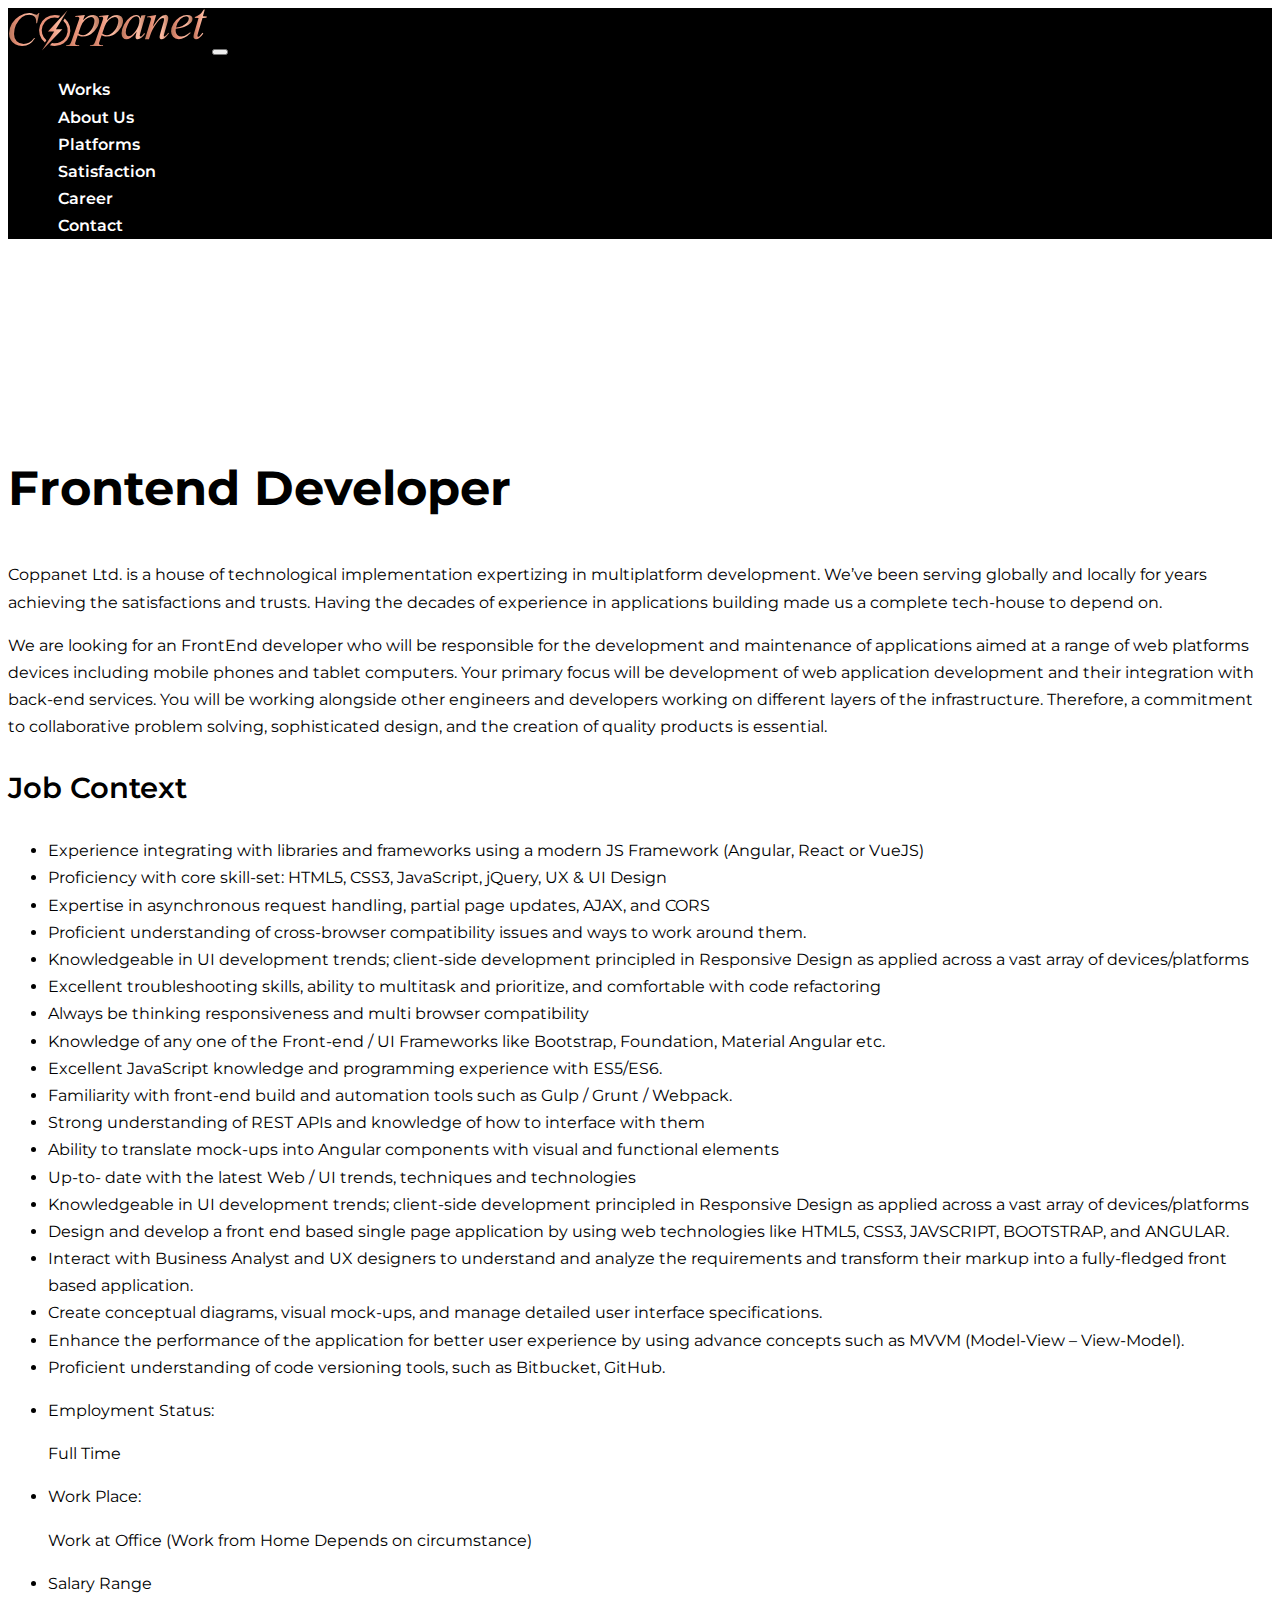
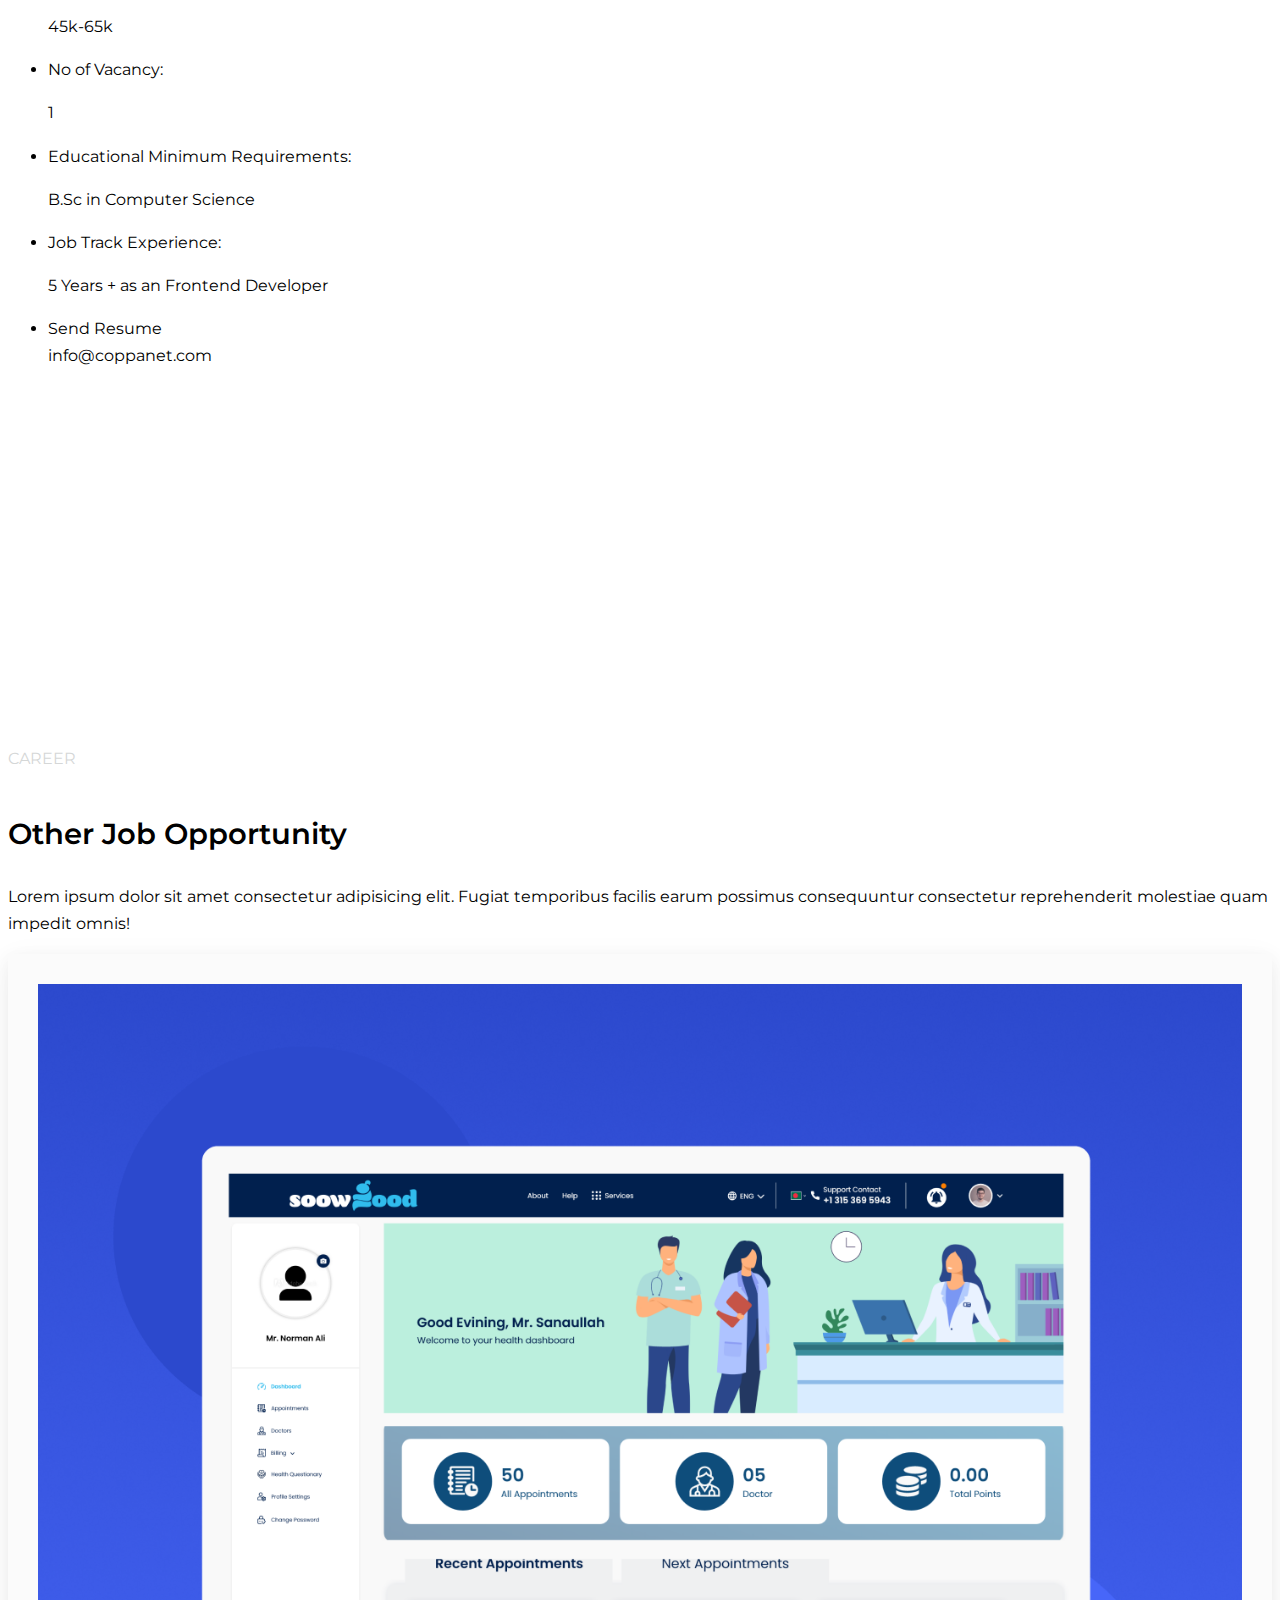
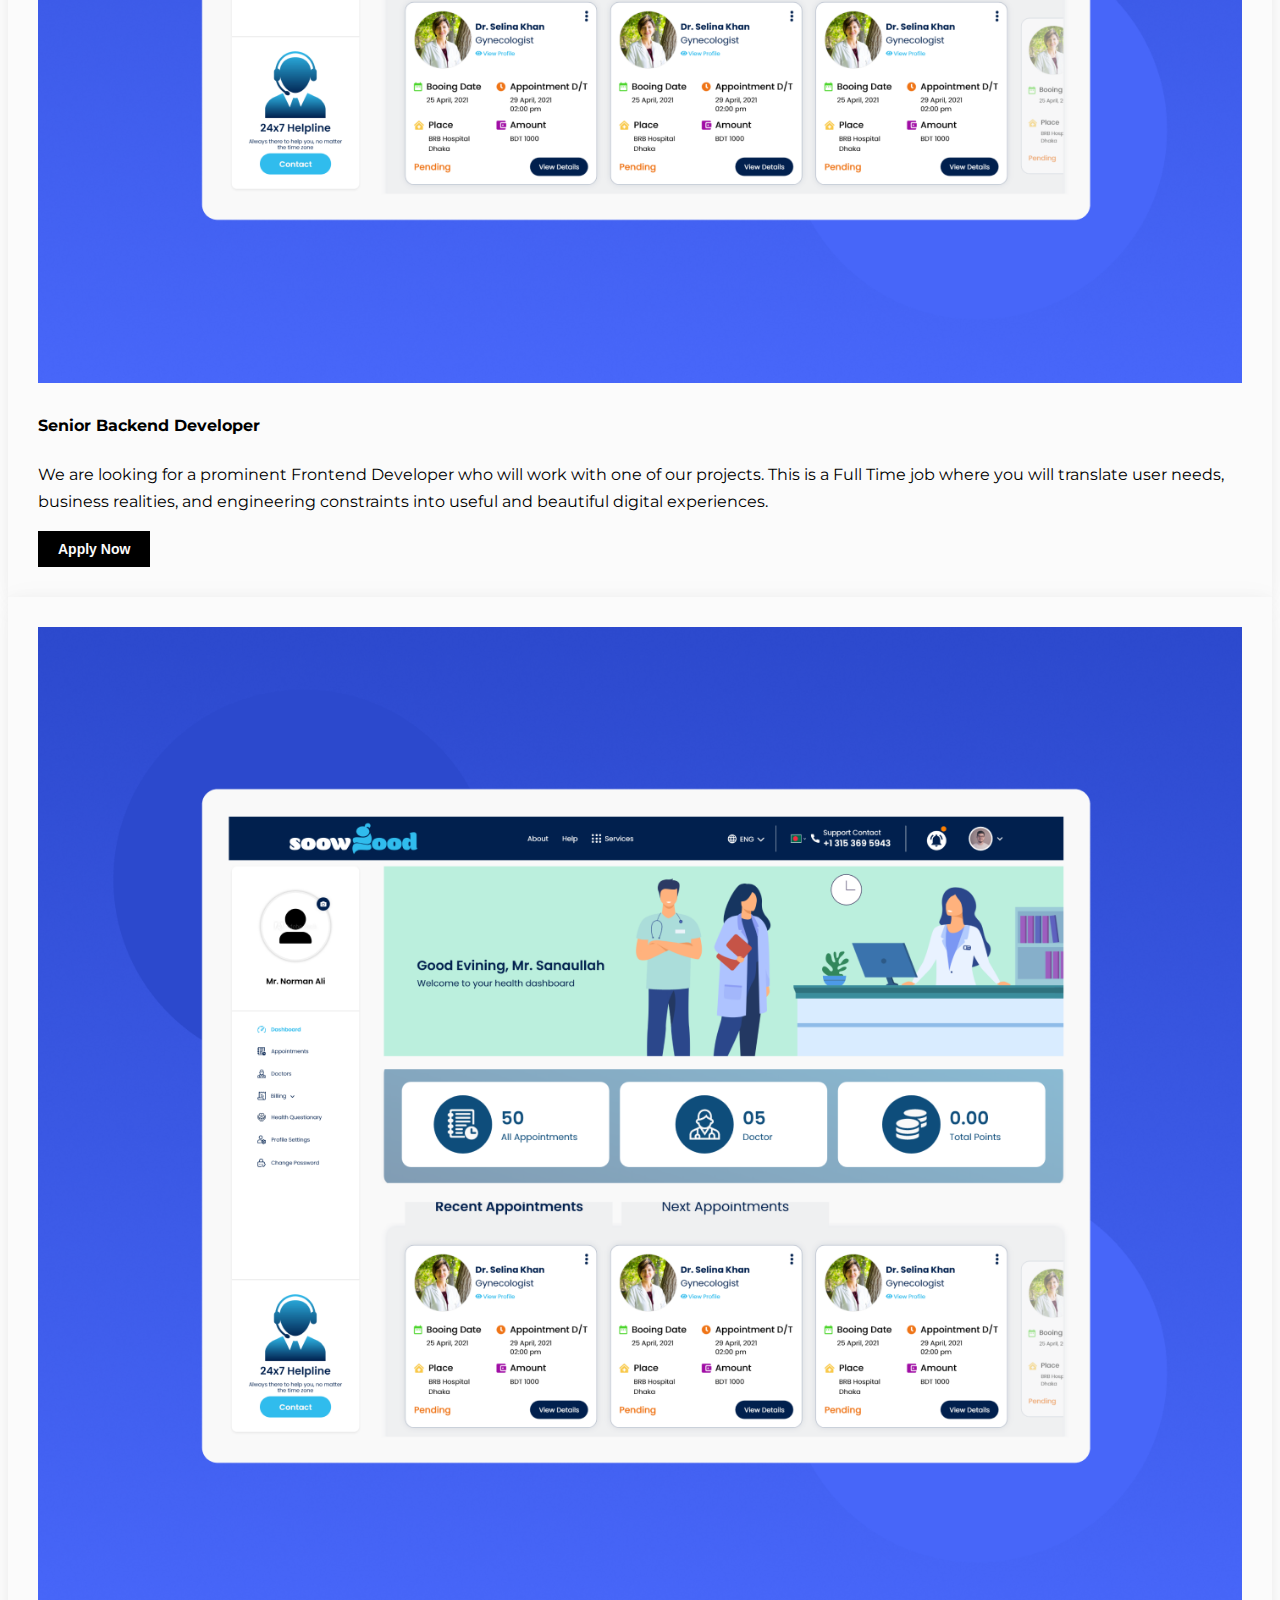
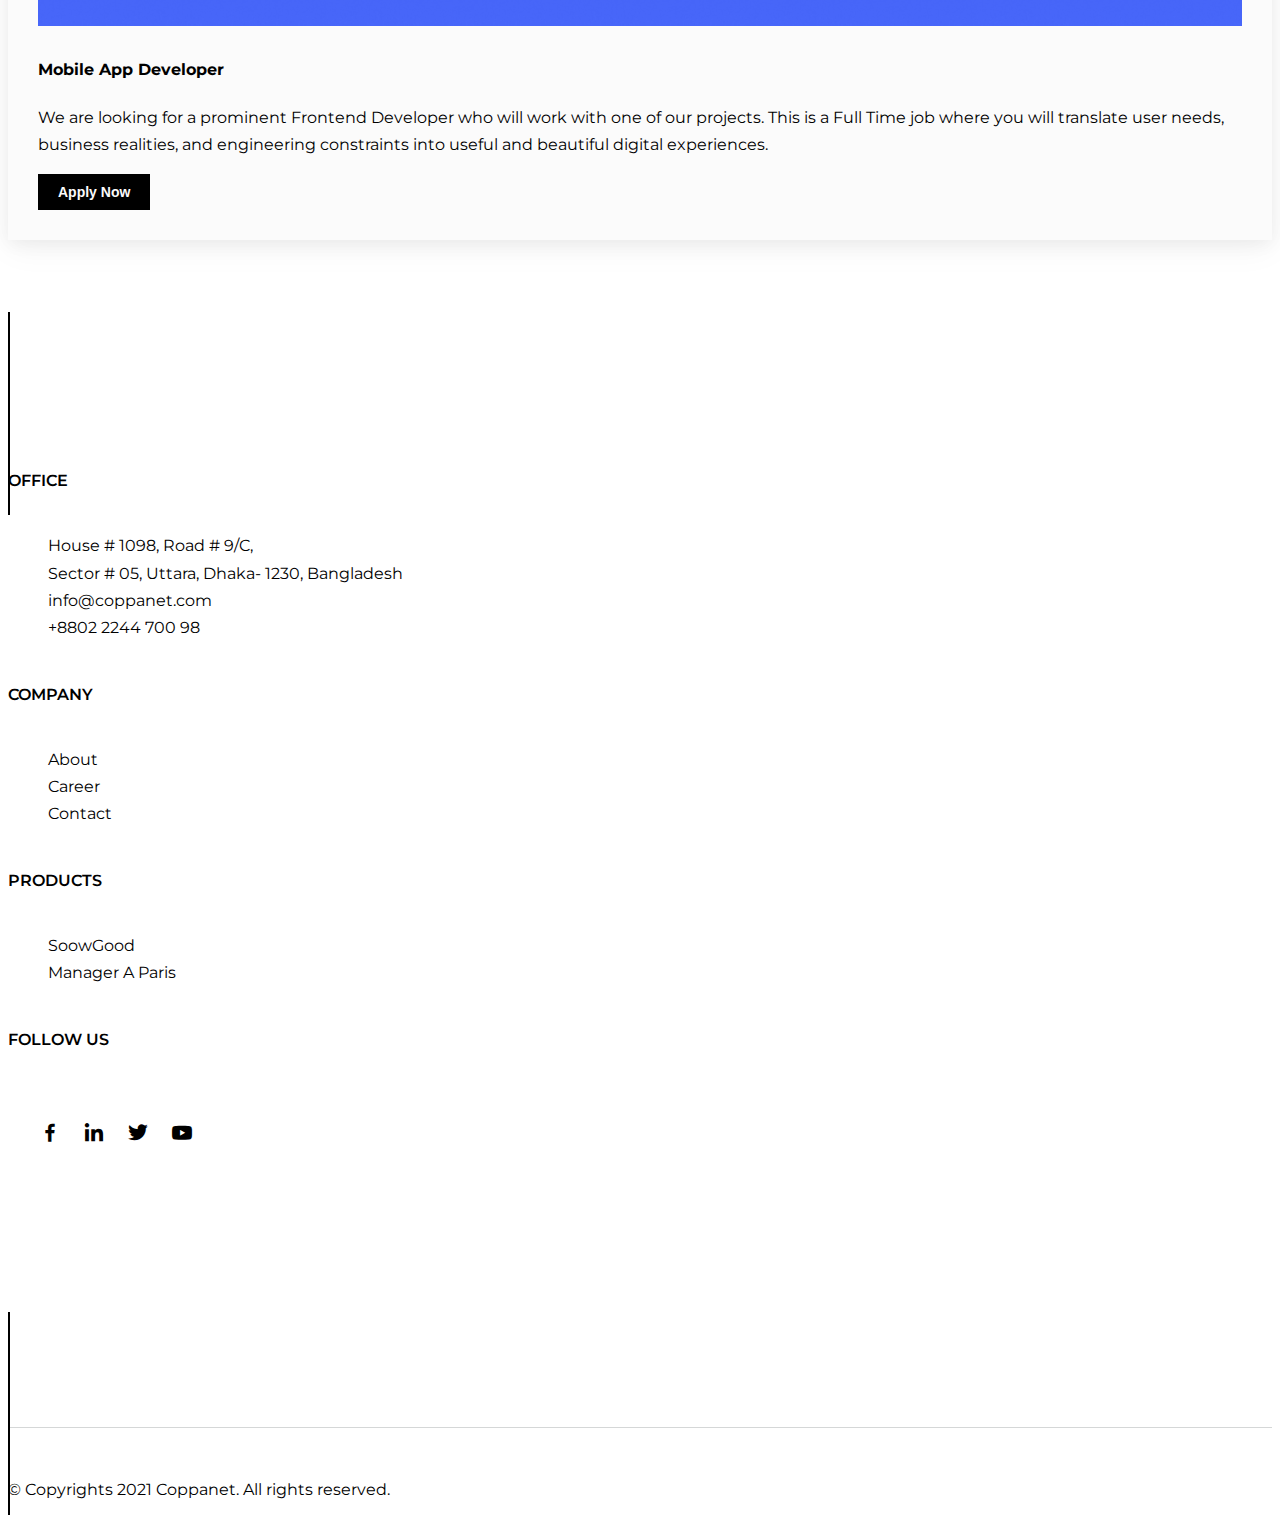
<file: frontend-developer-job-1.html>
<!doctype html>
<html lang="en">

<head>
    <!-- Required meta tags -->
    <meta charset="utf-8">
    <meta name="viewport" content="width=device-width, initial-scale=1">

    <!-- Link Swiper's CSS -->
    <!-- <link rel="stylesheet" href="https://unpkg.com/swiper/swiper-bundle.min.css"/> -->

    <!-- Fontawsome icon -->
    <link href="https://cdnjs.cloudflare.com/ajax/libs/font-awesome/5.13.0/css/all.min.css" rel="stylesheet">

    <!-- Bootstrap CSS -->
    <link href="https://cdn.jsdelivr.net/npm/bootstrap@5.0.2/dist/css/bootstrap.min.css" rel="stylesheet"
        integrity="sha384-EVSTQN3/azprG1Anm3QDgpJLIm9Nao0Yz1ztcQTwFspd3yD65VohhpuuCOmLASjC" crossorigin="anonymous">

    <!-- boxicons.com -->
    <link href='https://unpkg.com/boxicons@2.1.1/css/boxicons.min.css' rel='stylesheet'>

    <!-- Main Css -->
    <link href="css/main-style.css" rel="stylesheet">

    <!-- Responsive CSS -->
    <link href="css/responsive.css" rel="stylesheet">

    <title>Coppanet </title>
</head>

<body>

    <!-- Navigation Start -->
    <nav class="navbar navbar-expand-lg sticky-top navbar-dark">
        <div class="container">
            <a class="navbar-brand" href="index.html"><img class="logo" src="assets/images/logo-03.svg" alt=""></a>
            <button class="navbar-toggler" type="button" data-bs-toggle="collapse" data-bs-target="#navbarNav"
                aria-controls="navbarNav" aria-expanded="false" aria-label="Toggle navigation">
                <span class="navbar-toggler-icon"></span>
            </button>
            <div class="collapse navbar-collapse" id="navbarNav">
                <ul class="navbar-nav ms-auto">
                    <li class="nav-item">
                        <a class="nav-link" href="#Works">Works</a>
                    </li>
                    <li class="nav-item">
                        <a class="nav-link" href="#About Us">About Us</a>
                    </li>
                    <li class="nav-item">
                        <a class="nav-link" href="#Platforms">Platforms</a>
                    </li>
                    <li class="nav-item">
                        <a class="nav-link" href="#User Satisfactions">Satisfaction</a>
                    </li>
                    <li class="nav-item">
                        <a class="nav-link" href="#Career">Career</a>
                    </li>
                    <li class="nav-item">
                        <a class="nav-link" href="#Contact">Contact</a>
                    </li>
                </ul>
                <!-- <button class="btn btn-primary ms-lg-3">Platforms</button> -->
            </div>
        </div>
    </nav>
    <!-- Navigation End -->


    <!-- Work Section -->
    <section class="work" id="Works">
        <div class="container work">
            <div class="row mb-5">
                <div class="col-md-12 job-details mx-auto text-left">
                    <h1>Frontend Developer</h1>
                    <p>Coppanet Ltd. is a house of technological implementation expertizing in multiplatform
                        development. We’ve been serving globally and locally for years achieving the satisfactions and
                        trusts. Having the decades of experience in applications building made us a complete tech-house
                        to depend on.</p>
                    <p>We are looking for an FrontEnd developer who will be responsible for the development and
                        maintenance of applications aimed at a range of web platforms devices including mobile phones
                        and tablet computers. Your primary focus will be development of web application development and
                        their integration with back-end services. You will be working alongside other engineers and
                        developers working on different layers of the infrastructure. Therefore, a commitment to
                        collaborative problem solving, sophisticated design, and the creation of quality products is
                        essential.</p>

                        <div class="col-md-12 my-5">
                            <h2>Job Context</h2>
                            <ul>
                                <li>Experience integrating with libraries and frameworks using a modern JS Framework (Angular, React or VueJS)</li>
                                <li>Proficiency with core skill-set: HTML5, CSS3, JavaScript, jQuery, UX & UI Design </li>
                                <li>Expertise in asynchronous request handling, partial page updates, AJAX, and CORS</li>
                                <li>Proficient understanding of cross-browser compatibility issues and ways to work around them.</li>
                                <li>Knowledgeable in UI development trends; client-side development principled in Responsive Design as applied across a vast array of devices/platforms</li>
                                <li>Excellent troubleshooting skills, ability to multitask and prioritize, and comfortable with code refactoring</li>
                                <li>Always be thinking responsiveness and multi browser compatibility</li>
                                <li>Knowledge of any one of the Front-end / UI Frameworks like Bootstrap, Foundation, Material Angular etc.</li>
                                <li>Excellent JavaScript knowledge and programming experience with ES5/ES6.</li>
                                <li>Familiarity with front-end build and automation tools such as Gulp / Grunt / Webpack.</li>
                                <li>Strong understanding of REST APIs and knowledge of how to interface with them</li>
                                <li>Ability to translate mock-ups into Angular components with visual and functional elements</li>
                                <li>Up-to- date with the latest Web / UI trends, techniques and technologies</li>
                                <li>Knowledgeable in UI development trends; client-side development principled in Responsive Design as applied across a vast array of devices/platforms</li>
                                <li>Design and develop a front end based single page application by using web technologies like HTML5, CSS3, JAVSCRIPT, BOOTSTRAP, and ANGULAR.</li>
                                <li>Interact with Business Analyst and UX designers to understand and analyze the requirements and transform their markup into a fully-fledged front based application.</li>
                                <li>Create conceptual diagrams, visual mock-ups, and manage detailed user interface specifications.</li>
                                <li>Enhance the performance of the application for better user experience by using advance concepts such as MVVM (Model-View – View-Model).</li>
                                <li>Proficient understanding of code versioning tools, such as Bitbucket, GitHub.</li>
                            </ul> 
                        </div>

                        <div class="col-12">
                            <ol class="list-group">
                                <li class="list-group-item d-flex justify-content-between align-items-start">
                                  <div class="ms-2 me-auto">
                                    <div class="fw-bold">Employment Status:</div>
                                    <p>Full Time</p>
                                  </div>
                                </li>
                                <li class="list-group-item d-flex justify-content-between align-items-start">
                                  <div class="ms-2 me-auto">
                                    <div class="fw-bold">Work Place:</div>
                                    <p>Work at Office (Work from Home Depends on circumstance)</p>
                                  </div>
                                </li>
                                <li class="list-group-item d-flex justify-content-between align-items-start">
                                  <div class="ms-2 me-auto">
                                    <div class="fw-bold">Salary Range</div>
                                    <p>45k-65k</p>
                                  </div>
                                </li>
                                <li class="list-group-item d-flex justify-content-between align-items-start">
                                    <div class="ms-2 me-auto">
                                      <div class="fw-bold">No of Vacancy:</div>
                                      <p>1</p>
                                    </div>
                                  </li>
                                  <li class="list-group-item d-flex justify-content-between align-items-start">
                                    <div class="ms-2 me-auto">
                                      <div class="fw-bold">Educational Minimum Requirements:</div>
                                      <p>B.Sc in Computer Science</p>
                                    </div>
                                  </li>
                                  <li class="list-group-item d-flex justify-content-between align-items-start">
                                    <div class="ms-2 me-auto">
                                      <div class="fw-bold">Job Track Experience:</div>
                                      <p>5 Years + as an Frontend Developer</p>
                                    </div>
                                  </li>
                                  <li class="list-group-item d-flex justify-content-between align-items-start">
                                    <div class="ms-2 me-auto">
                                      <div class="fw-bold">Send Resume</div>
                                      <a href="mailto:info@coppanet.com">info@coppanet.com</a>
                                    </div>
                                  </li>
                              </ol>
                        </div>
            </div>
        </div>
    </section>
    <!-- Work Section End -->



    <!-- Career Section -->
    <section class="career-post">
        <div class="container career-post">
            <div class="row mb-5">
                <div class="col-md-6 mx-auto text-center">
                    <h6 class="text-primary sub-heading">Career</h6>
                    <h2>Other Job Opportunity</h2>
                    <p>Lorem ipsum dolor sit amet consectetur adipisicing elit. Fugiat temporibus facilis earum possimus
                        consequuntur consectetur reprehenderit molestiae quam impedit omnis!</p>
                </div>
            </div>

            <div class="row g-4">
                <div class="col-md-6">
                    <div class="career-post-box box-effect">
                        <img src="assets/images/platform-soowgood.png" alt="">
                        <h4 class="mt-4"><a href="#">Senior Backend Developer</a></h4>
                        <p class="text-start">We are looking for a prominent Frontend Developer who will work with one of our projects. This is a Full Time job where you will translate user needs, business realities, and engineering constraints into useful and beautiful digital experiences.</p>
                        <button class=" col-xl-12 btn">Apply Now</button>
                    </div>
                </div>

                <div class="col-md-6">
                    <div class="career-post-box box-effect">
                        <img src="assets/images/platform-soowgood.png" alt="">
                        <h4 class="mt-4"><a href="#">Mobile App Developer</a></h4>
                        <p class="text-start">We are looking for a prominent Frontend Developer who will work with one of our projects. This is a Full Time job where you will translate user needs, business realities, and engineering constraints into useful and beautiful digital experiences.</p>
                        <button class=" col-xl-12 btn">Apply Now</button>
                    </div>
                </div>
            </div>
        </div>
    </section>
    <!-- Career Section End -->


    <!-- Footer -->
    <footer>
        <div class="footer-top">
            <div class="container">
                <div class="row gy-4">
                    <div class="col-md-4">
                        <h6>Office</h6>
                        <ul class="list-unstyled">
                            <li>House # 1098, Road # 9/C,<br> Sector # 05, Uttara, Dhaka- 1230, Bangladesh</li>
                            <li>info@coppanet.com</li>
                            <li>+8802 2244 700 98</li>
                        </ul>
                    </div>
                    <div class="col-md-3">
                        <h6>Company</h6>
                        <ul class="list-unstyled">
                            <li><a href="#About Us">About</a></li>
                            <li><a href="#Contact">Career</a></li>
                            <li><a href="#Contact">Contact</a></li>
                        </ul>
                    </div>
                    <div class="col-md-3">
                        <h6>Products</h6>
                        <ul class="list-unstyled">
                            <li><a href="https://websitev1.azurewebsites.net/" target="_blink">SoowGood</a></li>
                            <li><a href="https://websitev1.azurewebsites.net/" target="_blink">Manager A Paris</a></li>
                        </ul>
                    </div>
                    <div class="col-md-2">
                        <h6>Follow Us</h6>
                        <ul class="list-unstyled social-icons">
                            <a href="#"><i class='bx bxl-facebook'></i></i></a>
                            <a href="#"><i class='bx bxl-linkedin'></i></a>
                            <a href="#"><i class='bx bxl-twitter'></i></a>
                            <a href="#"><i class='bx bxl-youtube'></i></a>
                        </ul>
                    </div>
                </div>
            </div>

            <div class="container">
                <div class="row gy-4">
                    <div class="col-md-3">
                        <iframe
                            src="https://www.google.com/maps/embed?pb=!1m18!1m12!1m3!1d3648.7526044779297!2d90.38724391534612!3d23.86291719038472!2m3!1f0!2f0!3f0!3m2!1i1024!2i768!4f13.1!3m3!1m2!1s0x3755c41ea4f2d137%3A0x27337911116e72dd!2s1098%20Road-9%2FC%2C%20Dhaka%201230!5e0!3m2!1sen!2sbd!4v1643198927483!5m2!1sen!2sbd"
                            width="100%" height="200" style="border:0;" allowfullscreen="" loading="lazy"></iframe>
                    </div>
                </div>
            </div>


        </div>
        <div class="footer-bottom">
            <div class="container">
                <div class="row justify-content-center">
                    <div class="col-md-6">
                        <p class="text-center">© Copyrights 2021 Coppanet. All rights reserved.</p>
                    </div>
                </div>
            </div>
        </div>
    </footer>
    <!-- Footer End -->


    <!-- Option 1: Bootstrap Bundle with Popper -->
    <script src="https://cdn.jsdelivr.net/npm/bootstrap@5.0.2/dist/js/bootstrap.bundle.min.js"
        integrity="sha384-MrcW6ZMFYlzcLA8Nl+NtUVF0sA7MsXsP1UyJoMp4YLEuNSfAP+JcXn/tWtIaxVXM" crossorigin="anonymous">
    </script>
    <!-- <script src="https://cdn.jsdelivr.net/npm/@popperjs/core@2.9.2/dist/umd/popper.min.js"
        integrity="sha384-IQsoLXl5PILFhosVNubq5LC7Qb9DXgDA9i+tQ8Zj3iwWAwPtgFTxbJ8NT4GN1R8p" crossorigin="anonymous">
    </script>
    <script src="https://cdn.jsdelivr.net/npm/bootstrap@5.0.2/dist/js/bootstrap.min.js"
        integrity="sha384-cVKIPhGWiC2Al4u+LWgxfKTRIcfu0JTxR+EQDz/bgldoEyl4H0zUF0QKbrJ0EcQF" crossorigin="anonymous">
    </script> -->
    <script src="js/main-js.js"></script>

</body>

</html>
</file>
<file: css/main-style.css>
@import url('https://fonts.googleapis.com/css2?family=Montserrat:wght@300;400;500;600;700;800&display=swap');

:root {
    /* =========== COLORS ============= */
    --clr-primary: #000;
    --clr-secondary: #B6735A;
    --clr-third: #FDBDA4;
    --clr-gray: #D5D7D7;
    --clr-white: #fbfbfb;

    /* ========== Font and Typography =========== */
    /* .5rem = 8px / 1rem = 16px .... */
    --body-font: 'Montserrat', sans-serif;
    --hero-font-size: 4.375rem;
    --h1-font-size: 3rem;
    --h2-font-size: 1.8rem;
    --h3-font-size: 1.7rem;
    --h4-font-size: 1.5rem;
    --h5-font-size: 1.2rem;
    --h6-font-size: 1.03rem;
    --normal-font-size: 1rem;
    --small-font-size: 0.75rem;

    /*=============== Font Weight ===============*/
    --font-regular: 400;
    --font-medium: 500;
    --font-semi-bold: 600;
    --font-bold: 700;

    /*=============== Margin ===============*/
    --mb-0-25: .25rem;
    --mb-0-5: .5rem;
    --mb-1: 1rem;
    --mb-1-5: 1.5rem;
    --mb-2: 2rem;
    --mb-2-5: 2.5rem;
}

html {
    scroll-behavior: smooth;
    overflow-x: hidden;
}

html::-webkit-scrollbar {
    width: 10px;
}

html::-webkit-scrollbar-track {
    background: #D5D7D7;
}

html::-webkit-scrollbar-thumb {
    background-color: var(--clr-primary);
}

*,
::after,
::before {
    box-sizing: border-box;
    text-decoration: none;
}

body {
    font-family: var(--body-font);
    line-height: 1.7;
    font-size: 16px;
}

h1,
h2,
h3,
h4,
h5,
h6 {
    font-family: var(--body-font);
    color: var(--clr-black);
}

h1 {
    font-size: var(--h1-font-size);
    font-weight: var(--font-bold);
}

h2 {
    font-size: var(--h2-font-size);
    font-weight: var(--font-semi-bold);
}

h3 {
    font-size: var(--h3-font-size);
    font-weight: var(--font-semi-bold);
}

h5 {
    font-size: var(--h5-font-size);
    font-weight: var(--font-semi-bold);
}

h6 {
    font-size: var(--h6-font-size);
    font-weight: var(--font-semi-bold);
}

a {
    list-style-type: none;
    text-decoration: none;
    color: var(--clr-black);
}

img {
    width: 100%;
}

li {
    list-style-type: none;
}

strong {
    font-size: 14px;
    font-weight: var(--font-bold);
    color: var(--clr-black);
    font-style: italic;
}

form .form-control{
    border: 1px solid var(--clr-gray) !important;
}

form .form-control:focus {
    box-shadow: none;
}

form .btn{
    background-color: var(--clr-primary);
}


/* .form-control{
    background-color: blanchedalmond;
    border: 1px solid #2d2e2e;
} */



/**********************************
******* Customizable Style ********
***********************************/
section {
    padding: 10rem 0;
}

.sub-heading {
    text-transform: uppercase;
    color: var(--clr-gray) !important;
    font-weight: var(--font-regular);
}

.btn {
    border-radius: 0;
    padding: 10px 20px;
    border-width: 0;
    background: var(--clr-primary);
    color: var(--clr-white);
    font-size: 14px;
    font-weight: var(--font-semi-bold);
}

/* .btn:hover{
    border-radius: 0;
    padding: 10px 20px;
    border-width: 0;
    background: var(--clr-primary);
    color: var(--clr-white);
} */

/* .text-primary{
    color: var(--clr-primary) !important;
    font-weight: var(--font-regular);
} */


.bg-primary {
    background-color: var(--clr-primary) !important;
}

.social-icons a {
    font-size: var(--h4-font-size);
    display: flex;
}



/*******************************
**********NAVIGATION************
********************************/

.navbar {
    /* box-shadow: rgba(17, 17, 26, 0.05) 0px 4px 16px, rgba(17, 17, 26, 0.05) 0px 8px 32px; */
    background-color: var(--clr-primary);
}

.nav-item .nav-link {
    font-weight: var(--font-semi-bold);
    color: var(--clr-black);
    transition: 0.5s;
    margin-left: 10px;
    color: #fff !important;
}

.nav-link:hover {
    color: var(--clr-secondary) !important;
}


/* .nav-link:hover{
    color: var(--clr-primary);
} */

.logo {
    width: 200px;
}

.hero {
    background-image: url(../assets/images/banner-img.jpg);
    background-position: center;
    background-size: cover;
    clip-path: polygon(0% 0%, 100% 0, 100% 90%, 50% 100%, 0 90%);
    background-attachment: fixed;
    position: relative;
    z-index: 2;
    height: 92vh;
}

.hero::after {
    content: '';
    position: absolute;
    top: 0;
    left: 0;
    width: 100%;
    height: 100%;
    background: linear-gradient(90deg, rgba(185,119,93,0.6) 0%, rgba(253,189,164,0.6) 30%, rgba(253,189,164,0.6) 70%, rgba(185,119,93,0.6) 100%);
    z-index: -1;
}

.hero h1 {
    text-transform: capitalize;
    font-weight: var(--font-semi-bold);
}


/***************************************
********** Products Section ************
****************************************/
.work {}

/* .work h2 {
    font-weight: var(--font-semi-bold);
    font-size: var(--h2-font-size);
} */

.box {
    position: relative;
    z-index: 2;
    overflow: hidden;
    padding: 30px;
    min-height: 350px;
}

.box::after {
    content: '';
    width: 100%;
    height: 100%;
    position: absolute;
    top: -100%;
    left: 0;
    background-color: var(--clr-secondary);
    z-index: -1;
    opacity: 0;
    transition: all 0.5s ease;
    -webkit-animation: all 0.5s ease;
}

.box:hover h5,
.box:hover p {
    color: var(--clr-white);
}

.box:hover::after {
    opacity: 1;
    top: 0;
}

.box:hover .iconbox {
    color: var(--clr-secondary);
    background-color: var(--clr-white);
}

.box:hover .btn {
    background-color: var(--clr-white);
    color: var(--clr-black);
}

.box h5 {
    font-weight: var(--font-semi-bold);
    font-size: var(--h5-font-size);
}

.box-effect {
    box-shadow: rgba(17, 17, 26, 0.05) 0px 4px 16px, rgba(17, 17, 26, 0.05) 0px 8px 32px;
    background-color: var(--clr-white);
    transition: all 0.5s ease;
    cursor: pointer;
}

.box-effect:hover {
    box-shadow: none;
    transform: translateY(5px);
}

.iconbox {
    width: 70px;
    height: 70px;
    background-color: var(--clr-primary);
    display: flex;
    align-items: center;
    justify-content: center;
    font-size: 40px;
    border-radius: 50px;
    color: var(--clr-white);
    /* flex: none; */
}


/***************************************
************ About Section *************
****************************************/
/* .about-content{
    align-items: center;
    justify-content: center;
    background-color:var(--clr-white);
} */
.col-img {
    background-image: url(../assets/images/about-us1.jpg);
    background-position: center;
    background-size: cover;
    min-height: 700px;
}



/*******************************
**********PLATFORMS************
********************************/

.platforms {
    position: relative;
    overflow: hidden;
}

.platforms .btn {
    background-color: var(--clr-secondary);
    color: var(--clr-black);
    padding: 10px 20px;
}

.platforms h4,
h6 {
    text-transform: uppercase;
}

.platforms h4 {
    font-size: 18px;
    font-weight: var(--font-semi-bold);
    color: var(--clr-white);
}

.platforms .overlay {
    position: absolute;
    top: 0;
    left: 0;
    width: 100%;
    height: 100%;
    background-color: rgba(45, 46, 46, 0.9);
    padding: 30px;
    display: flex;
    align-items: center;
    justify-content: center;
    transition: all 0.3s ease;
    opacity: 0;
    text-align: center;
    color: var(--clr-white);
}

.overlay h3 {}

.platforms img {
    transition: all 0.3s ease;
}

.platforms:hover .overlay {
    opacity: 1;
}

.platforms:hover img {
    transform: scale(1.1);
}


/*************************************
************ TESTIMONIALS ************
**************************************/

.testimonials {}

.testimonials img {
    width: 60px;
    height: 60px;
    border-radius: 80px;
}

.testimonials-box {
    background-color: var(--clr-white);
    padding: 30px;
    min-height: 200px;
    align-items: center;
    justify-content: center;
}

.testimonials-box blockquote {
    display: block;
}

/* .testimonials-box blockquote::before{
    content: '';
    background-image: url(../assets/icons/quote-left-solid-24.png);

} */

.slider-content{
    display: flex;
    grid-gap: 20px;
}


/*************************************
************** BLOG POST *************
**************************************/
.career-post-box {
    box-shadow: rgba(17, 17, 26, 0.05) 0px 4px 16px, rgba(17, 17, 26, 0.05) 0px 8px 32px;
    background-color: var(--clr-white);
    transition: all 0.5s ease;
    cursor: pointer;
    padding: 30px;
    background-color: var(--clr-white);
}

.career-post-box:hover .btn{
    background-color: var(--clr-secondary);
    color: var(--clr-white);
}

.job-details li{
    list-style-type: disc;
}


/********************************************
************** Footer Sections **************
********************************************/


.footer {}

.footer-top {
    background-color: var(--clr-white);
    padding: 90px 0px;
}

.footer-top li,
a,
h6 {
    color: var(--clr-black);
    font-weight: bol;
}

.footer-top a:hover {
    color: var(--clr-primary);
}

/* .footer-top .social-icons{
    display: inline;
    transition: all 0.2s ease;
    font-size: var(--h5-font-size);
    /* padding: 10px;
    border-radius: 100px;
    background-color: var(--clr-primary);
    color: var(--clr-white);
    border: 2px solid;
} */

.footer-top{
    display: inline;
    transition: all 0.2s ease;
    background-color: var(--clr-primary);
    color: var(--clr-white);
    border: 2px solid;
    color: var(--clr-primary);
}

.footer-top {}

.social-icons{
    display: flex;
    padding: 20px;
    border-radius: 100px;
}

.social-icons a{
    display: flex;
    padding: 10px;
    border-radius: 100px;
}

.social-icons a:hover {
    color: var(--clr-secondary);
    background-color: var(--clr-white);
}

.footer-bottom {
    border-top: 1px solid var(--clr-gray);
    padding: 2rem 0 0.7rem 0;
}

.
 

/********************************************
************** Contact Sections **************
********************************************/

.contact-section {
    background-color: var(--clr-white);
    border-bottom: 1px solid;
    border-color: var(--clr-gray);
}

form input.form-control {
    height: 60px;
}

form .form-control {
    border-radius: 0;
    border: transparent;
    /* transition: all 0.5s ease; */
}


form .btn {
    height: 60px;
    font-size: 15px;
    color: var(--clr-white);
}

form .btn:hover {
    height: 60px;
    font-size: 15px;
    color: var(--clr-white);
}






/******************************************************************
*******************************************************************
*******************************************************************
\*\*\*\*\*\*\*\*\*\*\*\*\*\* Inner Banner \*\*\*\*\*\*\*\*\*\*\*\*\
******************************************************************
******************************************************************
******************************************************************/

.inner-banner {
    background-image: url(../assets/images/banner-img.jpg);
    background-position: center;
    background-size: cover;
    /* clip-path: polygon(0% 0%, 100% 0, 100% 90%, 50% 100%, 0 90%); */
    background-attachment: fixed;
    position: relative;
    z-index: 2;
    height: 600px;
}

.inner-banner::after {
    content: '';
    position: absolute;
    top: 0;
    left: 0;
    width: 100%;
    height: 100%;
    background-color: rgba(22, 33, 18, 0.5);
    z-index: -1;
}

.inner-banner h1 {
    text-transform: capitalize;
    font-weight: var(--font-semi-bold);
}

.value-icon img {
    width: 100px;
}
</file>
<file: css/responsive.css>
@media (min-width: 1400px) {


}

@media (min-width: 1200px) {


 }


@media (min-width: 992px) {


}

@media (min-width: 768px) {


}


@media (max-width: 768px) {

    .hero{
        clip-path: polygon(0 0, 100% 0, 100% 100%, 0% 100%);
        height: 70vh;
    }
    

}

@media (max-width: 576px) {

    /* .hero{
        clip-path: polygon(0% 0%, 100% 0, 100% 90%, 50% 100%, 0 90%);
        height: 50vh;
    } */
    
}
</file>
